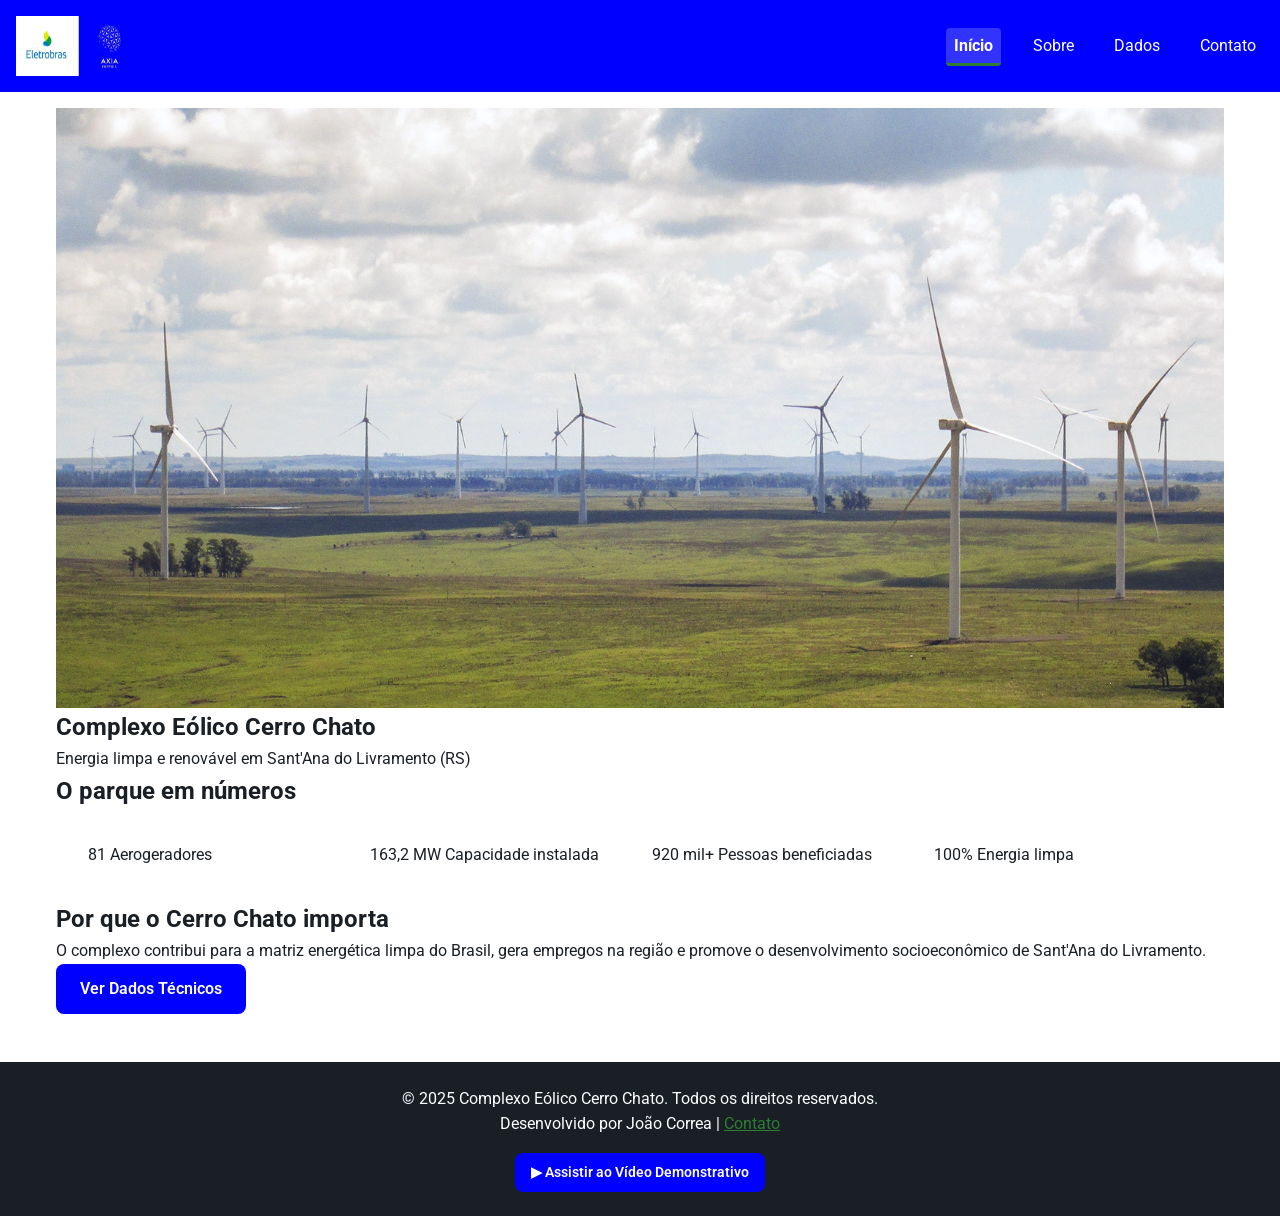
<file: index.html>
<!doctype html>
<html lang="pt-BR">
<head>
    <meta charset="UTF-8">
    <meta name="viewport" content="width=device-width, initial-scale=1.0">
    <title>Complexo Eólico Cerro Chato | Energia Limpa</title>
    <meta name="description" content="Conheça o Complexo Eólico Cerro Chato: 81 aerogeradores, 163,2 MW de capacidade instalada e energia limpa para mais de 920 mil pessoas.">
    <meta name="author" content="João Correa">
    
    <!-- Open Graph -->
    <meta property="og:title" content="Complexo Eólico Cerro Chato">
    <meta property="og:description" content="Energia limpa e renovável em Sant'Ana do Livramento (RS).">
    <meta property="og:url" content="https://joaozinho86.github.io/wdd231/final/index.html">
    <meta property="og:image" content="https://joaozinho86.github.io/wdd231/final/imagens/hero-aerogeradores.webp">
    <meta property="og:image:width" content="1200">
    <meta property="og:image:height" content="630">
    <meta property="og:type" content="website">
    
    <!-- Google Fonts -->
    <link rel="preconnect" href="https://fonts.googleapis.com">
    <link rel="preconnect" href="https://fonts.gstatic.com" crossorigin>
    <link href="https://fonts.googleapis.com/css2?family=Roboto:wght@400;700&display=swap" rel="stylesheet">
    
    <!-- Favicon e CSS -->
    <link rel="icon" href="favicon.ico" type="image/x-icon">
    <link rel="stylesheet" href="estilos/normalize.css">
    <link rel="stylesheet" href="estilos/styles.css">
</head>
<body>
  <header>
    <div class="logo">
      <img src="imagens/cerrochato.webp" alt="Logotipo Complexo Eólico Cerro Chato" width="120" height="60">
    </div>
    <button class="hamburger" aria-label="Abrir menu" aria-expanded="false">☰</button>
    <nav>
      <ul>
        <li><a href="index.html" class="active" aria-current="page">Início</a></li>
        <li><a href="sobre.html">Sobre</a></li>
        <li><a href="dados.html">Dados</a></li>
        <li><a href="contato.html">Contato</a></li>
      </ul>
    </nav>
  </header>

  <main>
    <section class="hero">
      <img src="imagens/complexocerrochato.webp" alt="Aerogeradores do Complexo Eólico Cerro Chato ao pôr do sol" width="1200" height="600" loading="eager">
      <h1>Complexo Eólico Cerro Chato</h1>
      <p>Energia limpa e renovável em Sant'Ana do Livramento (RS)</p>
    </section>

    <section class="numeros">
      <h2>O parque em números</h2>
      <div class="grid-numeros">
        <div class="numero-card">
          <span class="numero">81</span>
          <span class="label">Aerogeradores</span>
        </div>
        <div class="numero-card">
          <span class="numero">163,2 MW</span>
          <span class="label">Capacidade instalada</span>
        </div>
        <div class="numero-card">
          <span class="numero">920 mil+</span>
          <span class="label">Pessoas beneficiadas</span>
        </div>
        <div class="numero-card">
          <span class="numero">100%</span>
          <span class="label">Energia limpa</span>
        </div>
      </div>
    </section>

    <section class="porque-importa">
      <h2>Por que o Cerro Chato importa</h2>
      <p>O complexo contribui para a matriz energética limpa do Brasil, gera empregos na região e promove o desenvolvimento socioeconômico de Sant'Ana do Livramento.</p>
      <a href="dados.html" class="btn-primario">Ver Dados Técnicos</a>
    </section>

    <!-- Modal de detalhes -->
    <dialog id="modal-detalhes">
      <h3>Detalhes do Complexo</h3>
      <p id="modal-conteudo"></p>
      <button id="fechar-modal">Fechar</button>
    </dialog>
  </main>

  <footer>
    <p>&copy; 2025 Complexo Eólico Cerro Chato. Todos os direitos reservados.</p>
    <p>Desenvolvido por João Correa | <a href="contato.html">Contato</a></p>
    <!-- Link do vídeo demonstrativo -->
    <p style="margin-top: 1rem;">
        <a href="https://www.loom.com/share/7a8887811b3e4a88b9f21fd7783cb0ea" target="_blank" rel="noopener" class="btn-primario" style="font-size: 0.9rem; padding: 0.5rem 1rem;">
            ▶ Assistir ao Vídeo Demonstrativo
        </a>
    </p>
  </footer>

  <script src="scripts/main.js" type="module"></script>
</body>
</html>
</file>
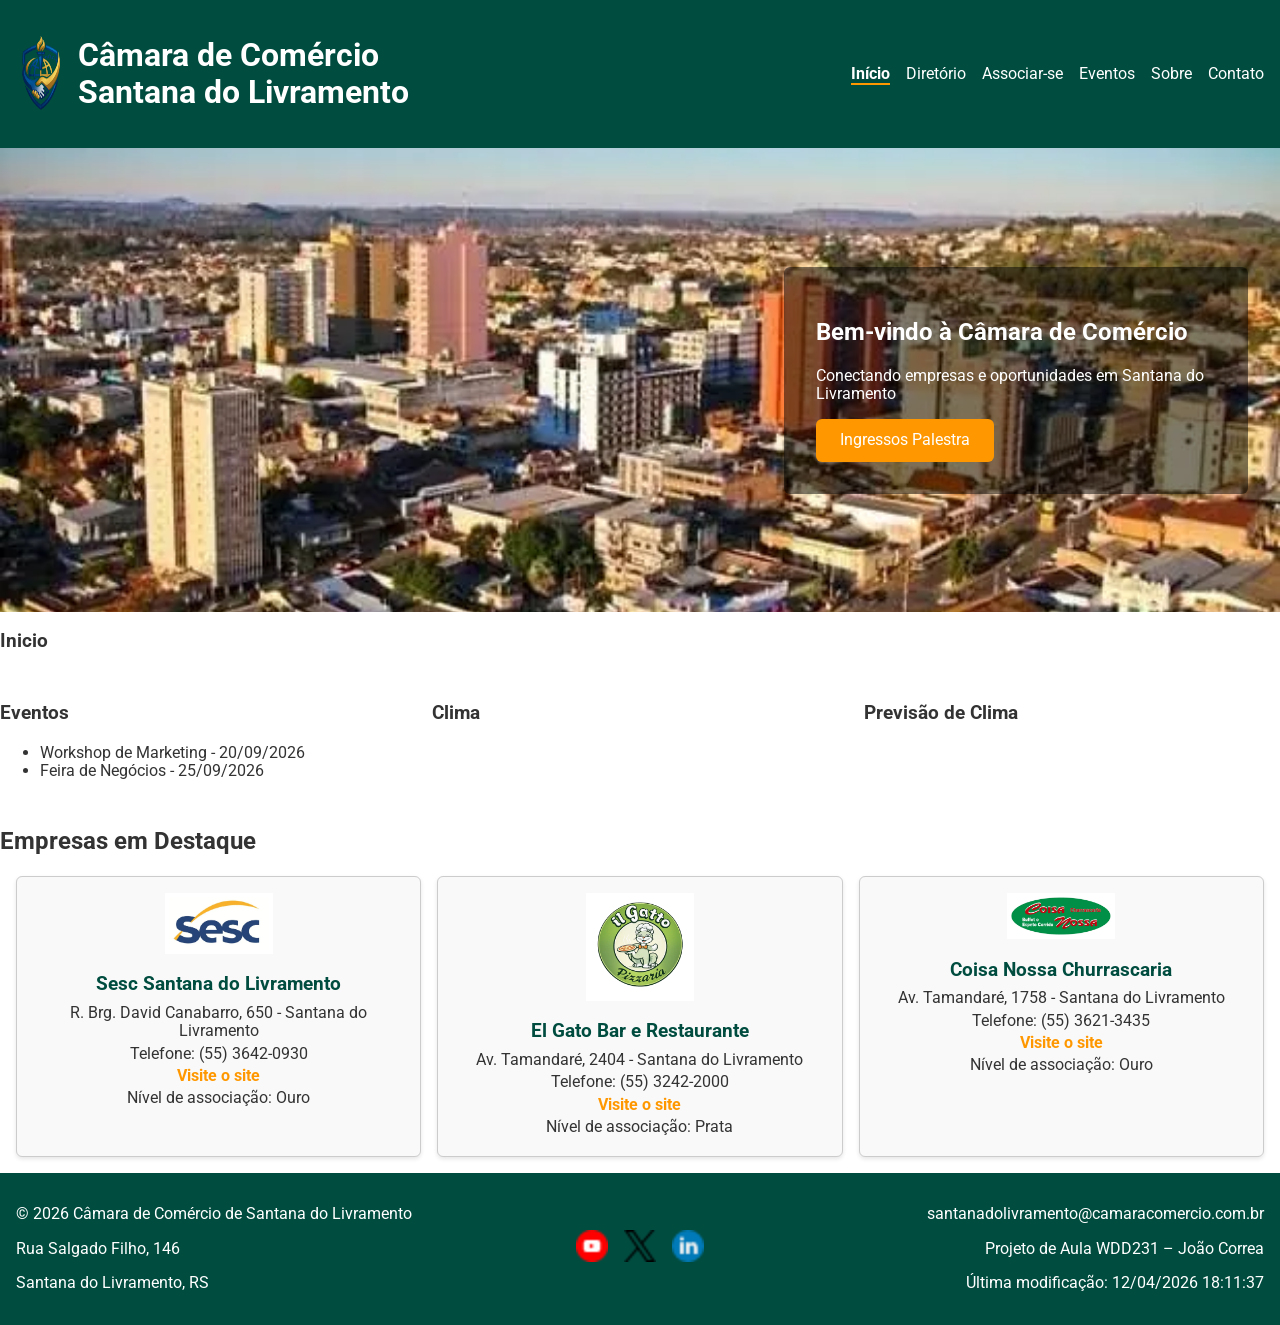
<file: camara/index.html>
<!DOCTYPE html>
<html lang="pt-BR">
<head>
  <meta charset="UTF-8">
  <meta name="viewport" content="width=device-width, initial-scale=1.0">
  <meta name="description" content="Câmara de Comércio de Santana do Livramento - Conectando empresas e oportunidades na região.">
  <meta name="author" content="João Correa">
  
  <meta property="og:title" content="Câmara de Comércio de Santana do Livramento">
  <meta property="og:description" content="Conectando empresas e oportunidades em Santana do Livramento.">
  <meta property="og:image" content="https://joaozinho86.github.io/wdd231/camara/imagens/Livramento.webp">
  <meta property="og:url" content="https://joaozinho86.github.io/wdd231/camara/index.html">
  <meta property="og:type" content="website">

  <title>Câmara de Comércio Santana do Livramento</title>
  
  <link rel="preconnect" href="https://fonts.googleapis.com">
  <link rel="preconnect" href="https://fonts.gstatic.com" crossorigin>
  <link href="https://fonts.googleapis.com/css2?family=Roboto:wght@400;700&display=swap" rel="stylesheet">

  <link rel="stylesheet" href="estilos/normalize.css">
  <link rel="stylesheet" href="estilos/style.css">

  <link rel="icon" type="image/x-icon" href="imagens/favicon.ico">

  <script src="scripts/index.js" defer></script>
</head>
<body>
  <header class="site-header">
    <div class="logo-area">
      <img src="imagens/camaracomercio.webp" alt="Logo Câmara de Comércio" width="80" height="80">
      <h1>Câmara de Comércio<br><span>Santana do Livramento</span></h1>
    </div>

    <!-- CORREÇÃO 1: Botão Hamburger usando as classes exatas do CSS -->
    <button id="hamburgerBtn" class="botao-menu-mobile" aria-label="Abrir menu" aria-expanded="false" aria-controls="navMenu">
      <span class="linha-menu"></span>
      <span class="linha-menu"></span>
      <span class="linha-menu"></span>
    </button>

    <nav id="navMenu" class="main-nav" aria-label="Menu principal">
      <ul class="menu">
        <li><a href="index.html" class="active">Início</a></li>
        <li><a href="diretorio.html">Diretório</a></li>
        <li><a href="associacao.html">Associar-se</a></li>
        <li><a href="eventos.html">Eventos</a></li>
        <li><a href="sobre.html">Sobre</a></li>
        <li><a href="contato.html">Contato</a></li>
      </ul>
    </nav>
  </header>

  <!-- CORREÇÃO 2: Usando as classes "destaque" e "destaque-conteudo" para a imagem de fundo -->
  <section class="destaque">
    <div class="destaque-conteudo">
      <h2>Bem-vindo à Câmara de Comércio</h2>
      <p>Conectando empresas e oportunidades em Santana do Livramento</p>
      <button>Ingressos Palestra</button>
    </div>
  </section>

  <main>

    <section class="empresas-destaque">
      <h3>Inicio</h3>
      <div id="Inicio" class="grid"></div>
    </section>

    <section class="inicio">
      <div class="info-box">
        <h3>Eventos</h3>
        <ul id="eventos"></ul>
      </div>

      <div class="info-box">
        <h3>Clima</h3>
        <div id="clima"></div>
      </div>

      <div class="info-box">
        <h3>Previsão de Clima</h3>
        <div id="previsao"></div>
      </div>
    </section>

    <!-- Seção Empresas em Destaque -->
    <section class="empresas-destaque">
      <h2>Empresas em Destaque</h2>
      
      <!-- A classe grid-view faz os cards ficarem lado a lado -->
      <div id="members" class="grid-view">
        
        <!-- Card 1: Coisa Nossa Churrascaria -->
        <div class="item-do-membro">
          <img src="imagens/coisanossa.webp" alt="Logo Coisa Nossa Churrascaria" width="100" height="100">
          <h3>Coisa Nossa Churrascaria</h3>
          <p>Buffet e Espeto Corrido</p>
          <p>Av. Taman... - Santana do Livramento</p>
          <p>Telefone: (55) 3621-3435</p>
          <a href="#">Site</a>
          <p><strong>Nível de associação:</strong> Ouro</p>
        </div>

        <!-- Card 2: il Gatto Pizzaria -->
        <div class="item-do-membro">
          <img src="imagens/ilgato.webp" alt="Logo il Gatto Pizzaria" width="100" height="100">
          <h3>il Gatto Pizzaria</h3>
          <p>Pizzaria</p>
          <p>Endereço aqui</p>
          <p>Telefone: (55) 0000-0000</p>
          <a href="#">Site</a>
          <p><strong>Nível de associação:</strong> Prata</p>
        </div>

        <!-- Card 3: Supermercados Nicolini -->
        <div class="item-do-membro">
          <img src="imagens/nicolini.webp" alt="Logo Supermercados Nicolini" width="100" height="100">
          <h3>Supermercados Nicolini</h3>
          <p>Supermercado</p>
          <p>Av. Taman... - Santana do Livramento</p>
          <p>Telefone: (55) 3965-0052</p>
          <a href="#">Site</a>
          <p><strong>Nível de associação:</strong> Ouro</p>
        </div>

      </div>
    </section>
  </main>

  <footer>
    <!-- CORREÇÃO 3: Usando as classes "rodape-esquerda", "rodape-social" e "rodape-direita" -->
    <div class="rodape-esquerda">
      <p>© <span id="year"></span> Câmara de Comércio de Santana do Livramento</p>
      <p>Rua Salgado Filho, 146</p>
      <p>Santana do Livramento, RS</p>
    </div>

    <div class="rodape-social">
      <a href="https://youtube.com" target="_blank">
        <img src="imagens/youtube.png" alt="YouTube" width="32" height="32">
      </a>
      <a href="https://x.com" target="_blank">
        <img src="imagens/twitter.png" alt="X" width="32" height="32">
      </a>
      <a href="https://linkedin.com" target="_blank">
        <img src="imagens/linkedin.png" alt="LinkedIn" width="32" height="32">
      </a>
    </div>

    <div class="rodape-direita">
      <p>santanadolivramento@camaracomercio.com.br</p>
      <p>Projeto de Aula WDD231 – João Correa</p>
      <p>Última modificação: <span id="lastModified"></span></p>
    </div>
  </footer>

</body>
</html>
</file>
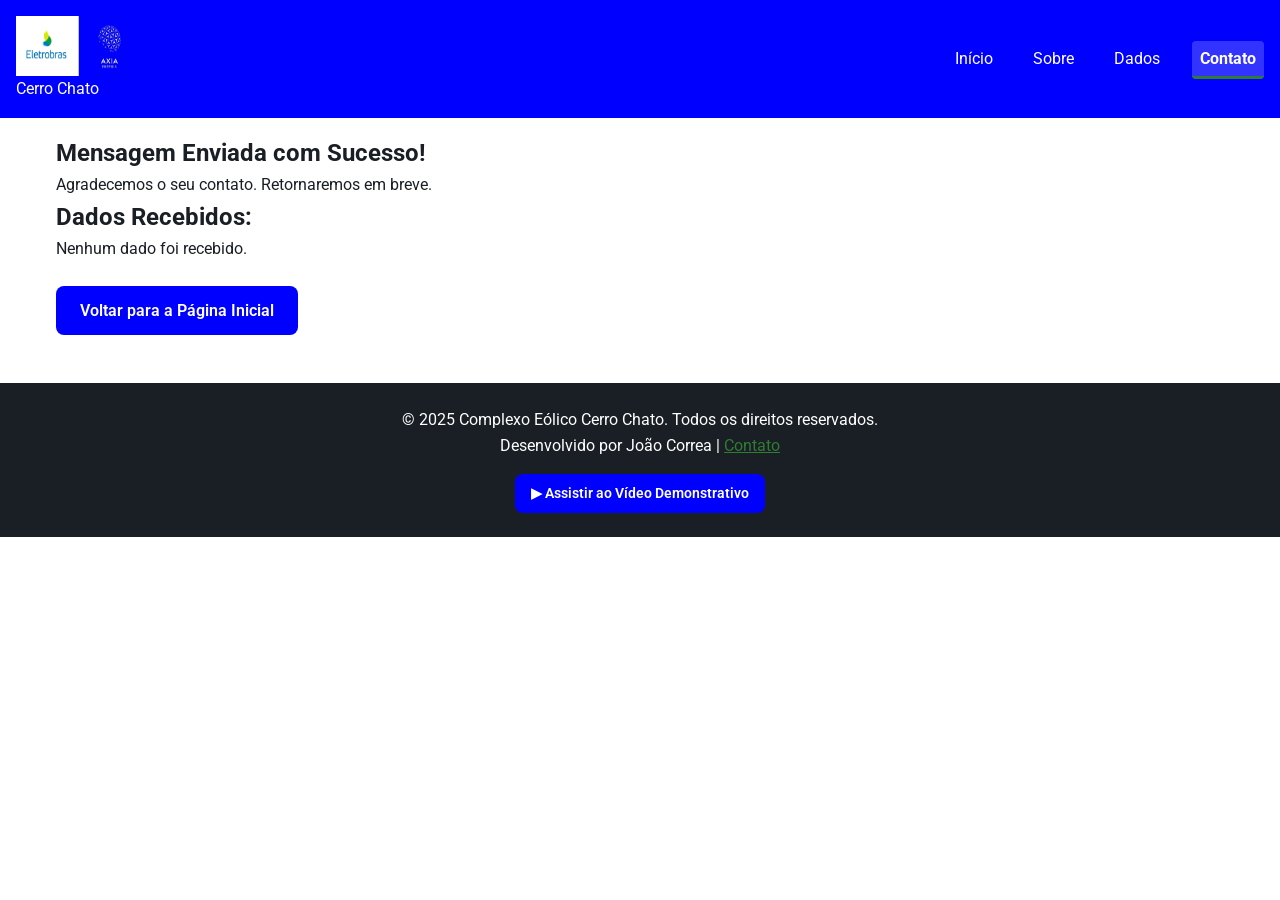
<file: confirmacao.html>
<!DOCTYPE html>
<html lang="pt-BR">
<head>
    <meta charset="UTF-8">
    <meta name="viewport" content="width=device-width, initial-scale=1.0">
    <title>Confirmação | Complexo Eólico Cerro Chato</title>
    <meta name="description" content="Confirmação de envio de mensagem para o Complexo Eólico Cerro Chato.">
    <meta name="author" content="João Correa">
    
    <!-- Open Graph -->
    <meta property="og:title" content="Confirmação | Complexo Eólico Cerro Chato">
    <meta property="og:description" content="Sua mensagem foi enviada com sucesso para o Complexo Eólico Cerro Chato! Agradecemos o seu contato e retornaremos o mais breve possível.">
    <meta property="og:url" content="https://joaozinho86.github.io/wdd231/final/confirmacao.html">
    <meta property="og:image" content="https://joaozinho86.github.io/wdd231/final/imagens/hero-aerogeradores.webp">
    <meta property="og:image:width" content="1200">
    <meta property="og:image:height" content="630">
    <meta property="og:type" content="website">
    
    <!-- Google Fonts -->
    <link rel="preconnect" href="https://fonts.googleapis.com">
    <link rel="preconnect" href="https://fonts.gstatic.com" crossorigin>
    <link href="https://fonts.googleapis.com/css2?family=Roboto:wght@400;700&display=swap" rel="stylesheet">
    
    <!-- Favicon e CSS -->
    <link rel="icon" href="favicon.ico" type="image/x-icon">
    <link rel="stylesheet" href="estilos/normalize.css">
    <link rel="stylesheet" href="estilos/styles.css">
</head>
<body>
    <!-- Cabeçalho e Navegação -->
    <header>
        <div class="logo">
            <img src="imagens/cerrochato.webp" alt="Logotipo Complexo Eólico Cerro Chato" width="120" height="60">
            <span>Cerro Chato</span>
        </div>
        <button class="hamburger" aria-label="Abrir menu" aria-expanded="false">☰</button>
        <nav>
            <ul>
                <li><a href="index.html">Início</a></li>
                <li><a href="sobre.html">Sobre</a></li>
                <li><a href="dados.html">Dados</a></li>
                <!-- Marcamos 'Contato' como ativo, pois esta é a página de ação do formulário de contato -->
                <li><a href="contato.html" class="active" aria-current="page">Contato</a></li>
            </ul>
        </nav>
    </header>

    <!-- Conteúdo Principal -->
    <main>
        <section class="hero">
            <h1>Mensagem Enviada com Sucesso!</h1>
            <p>Agradecemos o seu contato. Retornaremos em breve.</p>
        </section>

        <section class="resultado-formulario">
            <h2>Dados Recebidos:</h2>
            <div id="dados-formulario" class="dados-recebidos">
                <!-- Os dados do formulário serão inseridos aqui via JavaScript -->
            </div>
            <a href="index.html" class="btn-primario" style="margin-top: 1.5rem; display: inline-block;">Voltar para a Página Inicial</a>
        </section>
    </main>

    <!-- Rodapé -->
    <footer>
    <p>&copy; 2025 Complexo Eólico Cerro Chato. Todos os direitos reservados.</p>
    <p>Desenvolvido por João Correa | <a href="contato.html">Contato</a></p>
    <!-- Link do vídeo demonstrativo -->
    <p style="margin-top: 1rem;">
        <a href="https://www.loom.com/share/7a8887811b3e4a88b9f21fd7783cb0ea" target="_blank" rel="noopener" class="btn-primario" style="font-size: 0.9rem; padding: 0.5rem 1rem;">
            ▶ Assistir ao Vídeo Demonstrativo
        </a>
    </p>
  </footer>

    <!-- Scripts -->
    <script src="scripts/main.js" type="module"></script>

    <!-- Script específico para exibir os dados do formulário -->
    <script>
        const params = new URLSearchParams(window.location.search);
        const container = document.querySelector('#dados-formulario');
        
        if (params.toString()) {
            let html = '<ul>';
            for (const [key, value] of params) {
                // Capitaliza a primeira letra do nome do campo para ficar mais bonito
                const label = key.charAt(0).toUpperCase() + key.slice(1);
                html += `<li><strong>${label}:</strong> ${value}</li>`;
            }
            html += '</ul>';
            container.innerHTML = html;
        } else {
            container.innerHTML = '<p>Nenhum dado foi recebido.</p>';
        }
    </script>
</body>
</html>
</file>
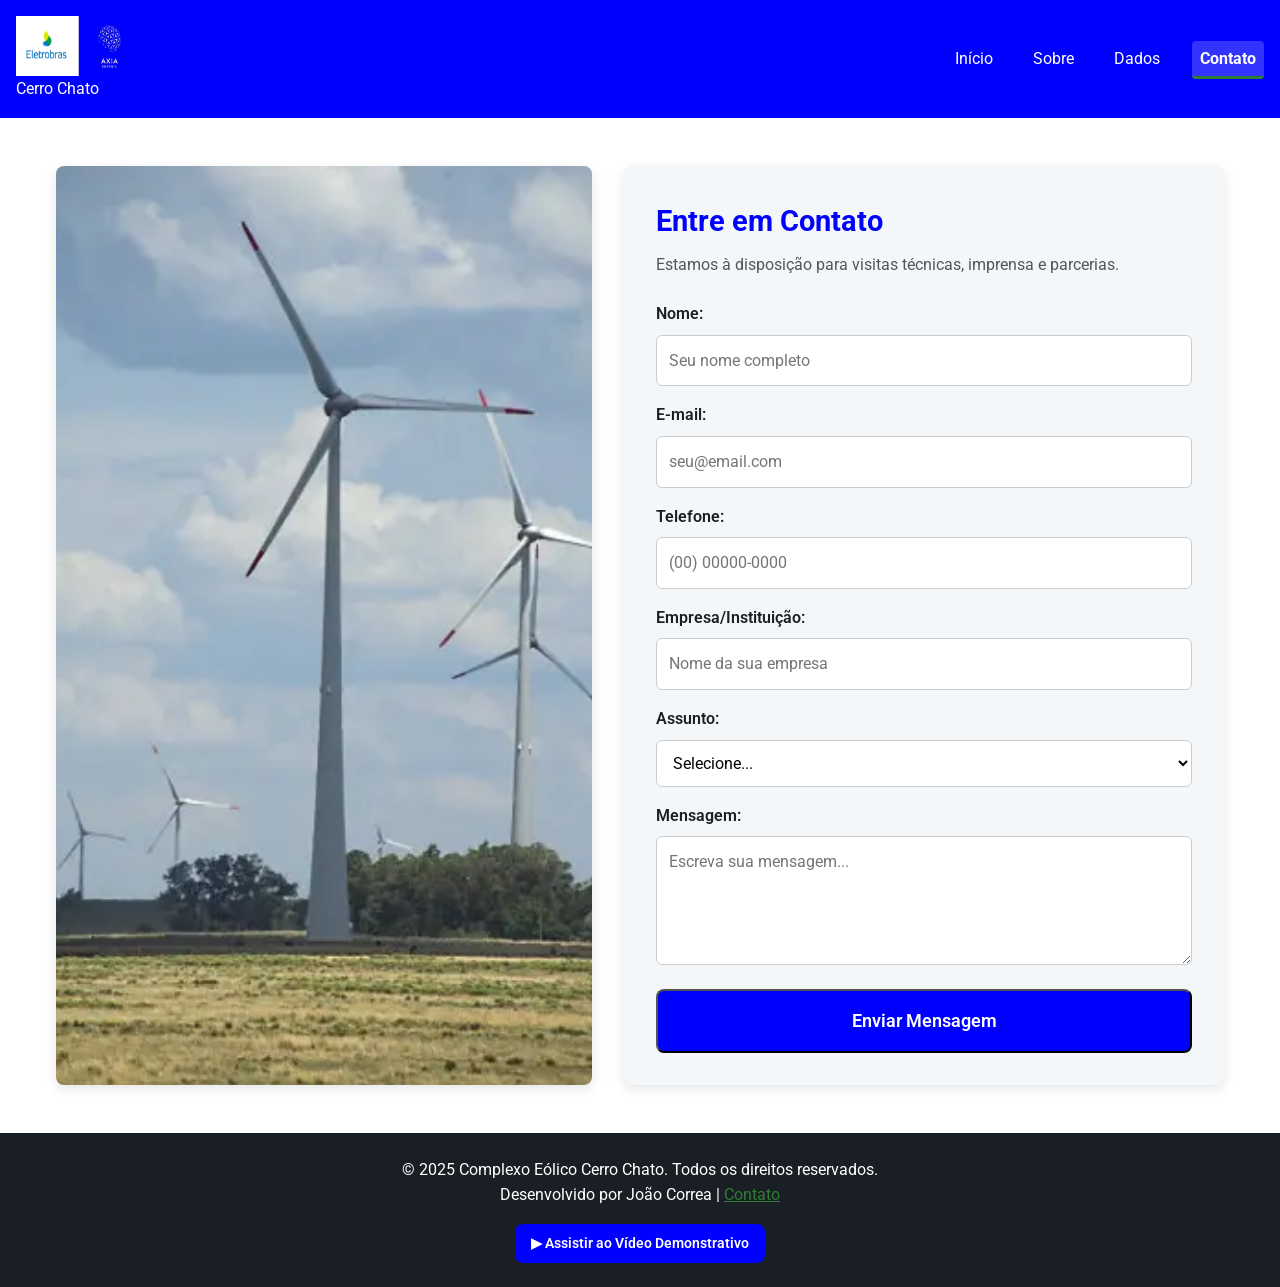
<file: contato.html>
<!DOCTYPE html>
<html lang="pt-BR">
<head>
    <meta charset="UTF-8">
    <meta name="viewport" content="width=device-width, initial-scale=1.0">
    <title>Contato | Complexo Eólico Cerro Chato</title>
    <meta name="description" content="Entre em contato com o Complexo Eólico Cerro Chato para agendar visitas técnicas, parcerias ou imprensa.">
    <meta name="author" content="João Correa">
    
    <!-- Open Graph -->
    <meta property="og:title" content="Contato | Complexo Eólico Cerro Chato">
    <meta property="og:description" content="Deseja agendar uma visita, falar com a imprensa ou propor uma parceria? Entre em contato com o Complexo Eólico Cerro Chato e teremos prazer em atender você.">
    <meta property="og:url" content="https://joaozinho86.github.io/wdd231/final/contato.html">
    <meta property="og:image" content="https://joaozinho86.github.io/wdd231/final/imagens/hero-aerogeradores.webp">
    <meta property="og:image:width" content="1200">
    <meta property="og:image:height" content="630">
    <meta property="og:type" content="website">
    
    <!-- Google Fonts -->
    <link rel="preconnect" href="https://fonts.googleapis.com">
    <link rel="preconnect" href="https://fonts.gstatic.com" crossorigin>
    <link href="https://fonts.googleapis.com/css2?family=Roboto:wght@400;700&display=swap" rel="stylesheet">
    
    <!-- Favicon e CSS -->
    <link rel="icon" href="favicon.ico" type="image/x-icon">
    <link rel="stylesheet" href="estilos/normalize.css">
    <link rel="stylesheet" href="estilos/styles.css">
</head>
<body>
    <!-- Cabeçalho e Navegação -->
    <header>
        <div class="logo">
            <img src="imagens/cerrochato.webp" alt="Logotipo Complexo Eólico Cerro Chato" width="120" height="60">
            <span>Cerro Chato</span>
        </div>
        <button class="hamburger" aria-label="Abrir menu" aria-expanded="false">☰</button>
        <nav>
            <ul>
                <li><a href="index.html">Início</a></li>
                <li><a href="sobre.html">Sobre</a></li>
                <li><a href="dados.html">Dados</a></li>
                <li><a href="contato.html" class="active" aria-current="page">Contato</a></li>
            </ul>
        </nav>
    </header>

    <!-- Conteúdo Principal -->
    <main>
        <section class="contato-container">
            <!-- Coluna da Esquerda: Imagem -->
            <div class="imagem-coluna">
                <!-- ATENÇÃO: Você precisará salvar uma imagem vertical de uma torre eólica com este nome na pasta 'imagens' -->
                <img src="imagens/cerrochatotorre.webp" alt="Torre de aerogerador do Complexo Eólico Cerro Chato" loading="lazy">
            </div>

            <!-- Coluna da Direita: Formulário -->
            <div class="formulario-coluna">
                <h1>Entre em Contato</h1>
                <p>Estamos à disposição para visitas técnicas, imprensa e parcerias.</p>
                
                <form action="confirmacao.html" method="get">
                    <label for="nome">Nome:</label>
                    <input type="text" id="nome" name="nome" required placeholder="Seu nome completo">
                    
                    <label for="email">E-mail:</label>
                    <input type="email" id="email" name="email" required placeholder="seu@email.com">
                    
                    <label for="telefone">Telefone:</label>
                    <input type="tel" id="telefone" name="telefone" placeholder="(00) 00000-0000">
                    
                    <label for="empresa">Empresa/Instituição:</label>
                    <input type="text" id="empresa" name="empresa" placeholder="Nome da sua empresa">
                    
                    <label for="assunto">Assunto:</label>
                    <select id="assunto" name="assunto" required>
                        <option value="">Selecione...</option>
                        <option value="visita">Visita técnica</option>
                        <option value="imprensa">Imprensa</option>
                        <option value="parceria">Parceria</option>
                        <option value="outro">Outro</option>
                    </select>
                    
                    <label for="mensagem">Mensagem:</label>
                    <textarea id="mensagem" name="mensagem" required rows="4" placeholder="Escreva sua mensagem..."></textarea>
                    
                    <button type="submit" class="btn-primario">Enviar Mensagem</button>
                </form>
            </div>
        </section>
    </main>

    <!-- Rodapé -->
    <footer>
    <p>&copy; 2025 Complexo Eólico Cerro Chato. Todos os direitos reservados.</p>
    <p>Desenvolvido por João Correa | <a href="contato.html">Contato</a></p>
    <!-- Link do vídeo demonstrativo -->
    <p style="margin-top: 1rem;">
        <a href="https://www.loom.com/share/7a8887811b3e4a88b9f21fd7783cb0ea" target="_blank" rel="noopener" class="btn-primario" style="font-size: 0.9rem; padding: 0.5rem 1rem;">
            ▶ Assistir ao Vídeo Demonstrativo
        </a>
    </p>
  </footer>

    <!-- Scripts -->
    <script src="scripts/main.js" type="module"></script>
</body>
</html>
</file>
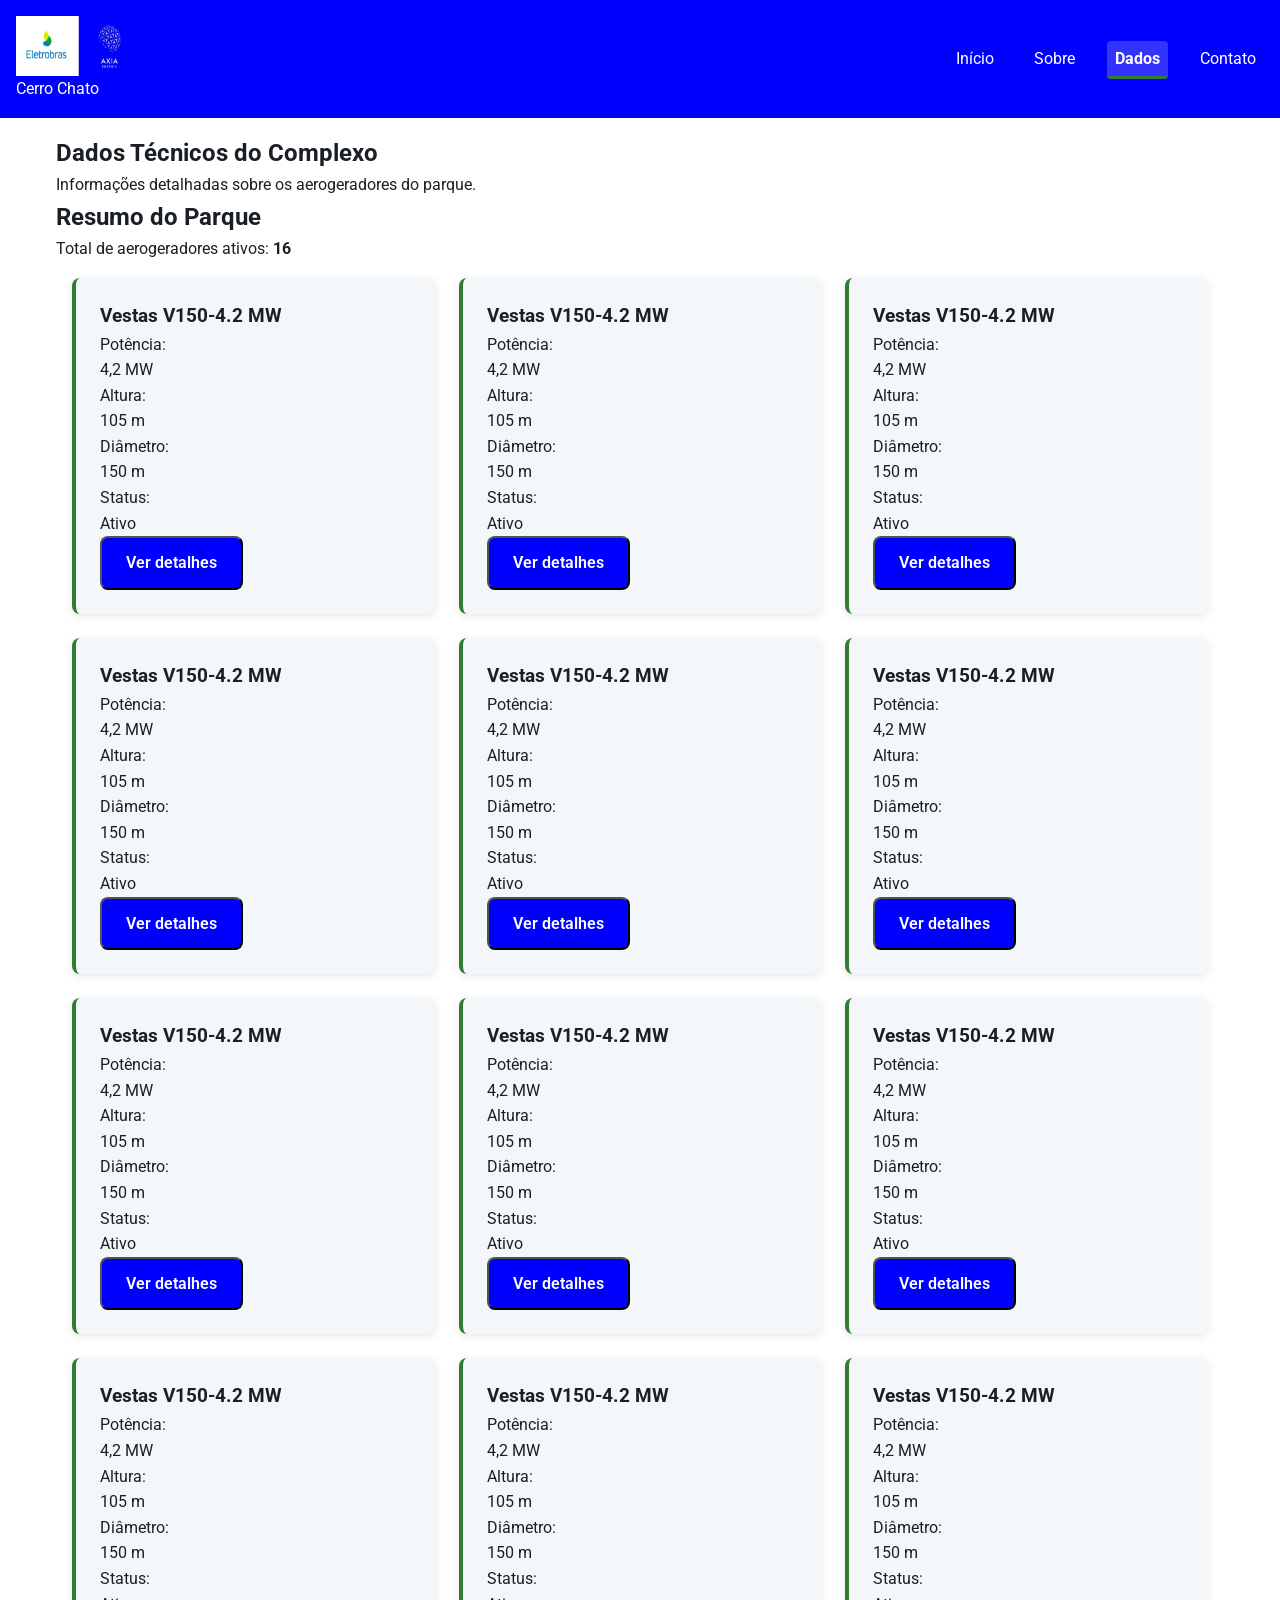
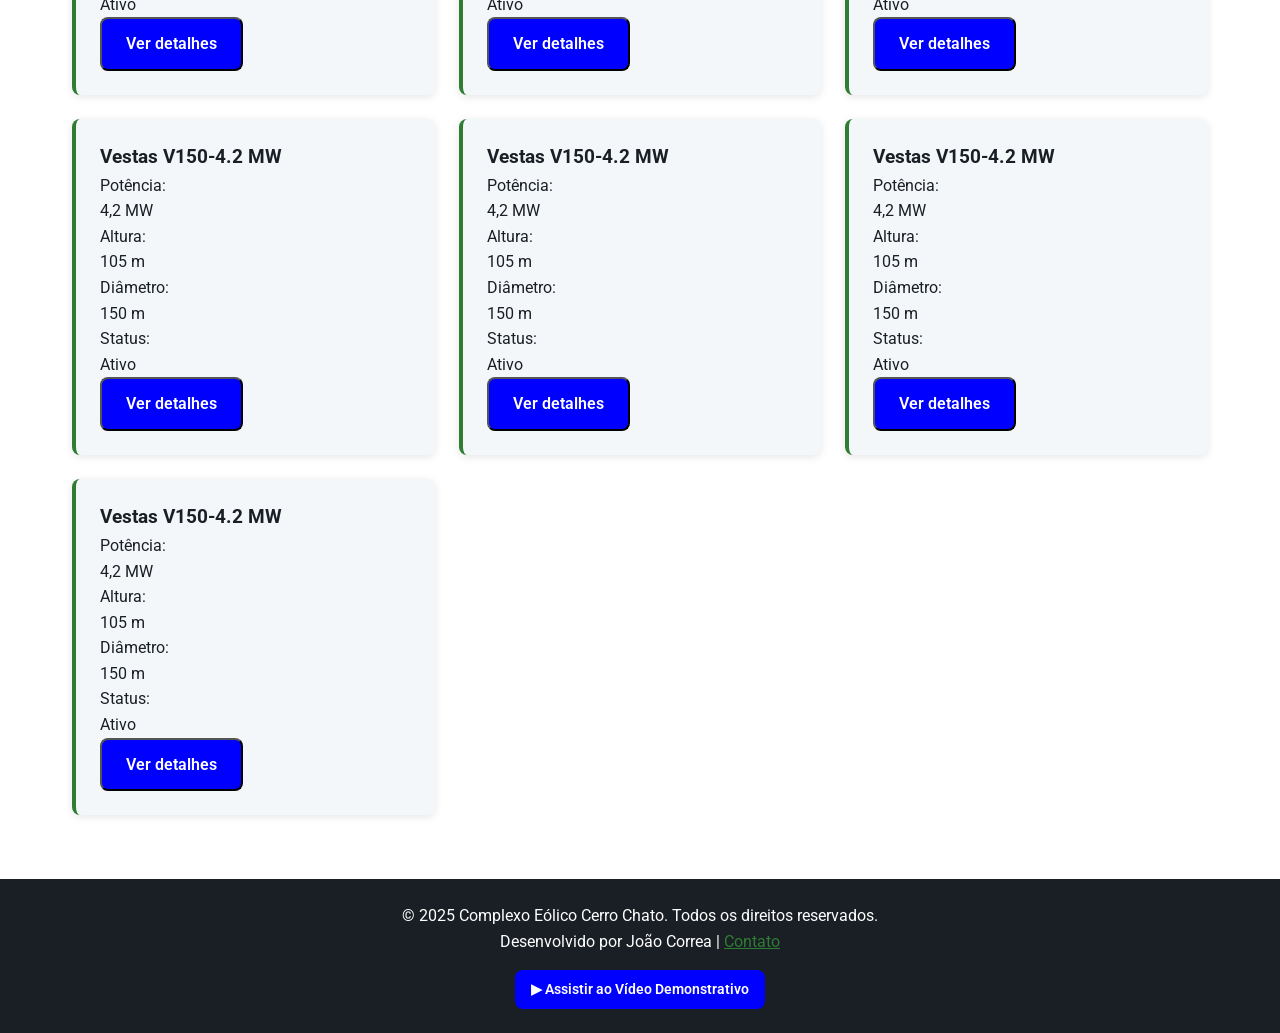
<file: dados.html>
<!DOCTYPE html>
<html lang="pt-BR">
<head>
    <meta charset="UTF-8">
    <meta name="viewport" content="width=device-width, initial-scale=1.0">
    <title>Dados Técnicos | Complexo Eólico Cerro Chato</title>
    <meta name="description" content="Dados técnicos do Complexo Eólico Cerro Chato: capacidade instalada, número de aerogeradores, potência e muito mais.">
    <meta name="author" content="João Correa">
    
    <!-- Open Graph -->
    <meta property="og:title" content="Dados Técnicos | Complexo Eólico Cerro Chato">
    <meta property="og:description" content="Acesse os dados atualizados dos aerogeradores do parque eólico.">
    <meta property="og:url" content="https://joaozinho86.github.io/wdd231/final/dados.html">
    <meta property="og:image" content="https://joaozinho86.github.io/wdd231/final/imagens/hero-aerogeradores.webp">
    <meta property="og:image:width" content="1200">
    <meta property="og:image:height" content="630">
    <meta property="og:type" content="website">
    
    <!-- Google Fonts -->
    <link rel="preconnect" href="https://fonts.googleapis.com">
    <link rel="preconnect" href="https://fonts.gstatic.com" crossorigin>
    <link href="https://fonts.googleapis.com/css2?family=Roboto:wght@400;700&display=swap" rel="stylesheet">
    
    <!-- Favicon e CSS -->
    <link rel="icon" href="favicon.ico" type="image/x-icon">
    <link rel="stylesheet" href="estilos/normalize.css">
    <link rel="stylesheet" href="estilos/styles.css">
</head>
<body>
    <!-- Cabeçalho e Navegação -->
    <header>
        <div class="logo">
            <img src="imagens/cerrochato.webp" alt="Logotipo Complexo Eólico Cerro Chato" width="120" height="60">
            <span>Cerro Chato</span>
        </div>
        <button class="hamburger" aria-label="Abrir menu" aria-expanded="false">☰</button>
        <nav>
            <ul>
                <li><a href="index.html">Início</a></li>
                <li><a href="sobre.html">Sobre</a></li>
                <li><a href="dados.html" class="active" aria-current="page">Dados</a></li>
                <li><a href="contato.html">Contato</a></li>
            </ul>
        </nav>
    </header>

    <!-- Conteúdo Principal -->
    <main>
        <section class="hero">
            <h1>Dados Técnicos do Complexo</h1>
            <p>Informações detalhadas sobre os aerogeradores do parque.</p>
        </section>

        <section class="estatisticas">
            <h2>Resumo do Parque</h2>
            <p>Total de aerogeradores ativos: <strong id="total-ativos">Carregando...</strong></p>
        </section>

        <!-- Contêiner onde o JavaScript vai inserir os cards dinamicamente -->
        <section id="lista-aerogeradores">
            <!-- Os cards dos aerogeradores serão inseridos aqui pelo JavaScript -->
            <p>Carregando dados dos aerogeradores...</p>
        </section>

        <!-- Modal para detalhes -->
        <dialog id="modal-detalhes">
            <h3>Detalhes do Aerogerador</h3>
            <p id="modal-conteudo"></p>
            <button id="fechar-modal" class="btn-primario">Fechar</button>
        </dialog>
    </main>

    <!-- Rodapé -->
    <footer>
    <p>&copy; 2025 Complexo Eólico Cerro Chato. Todos os direitos reservados.</p>
    <p>Desenvolvido por João Correa | <a href="contato.html">Contato</a></p>
    <!-- Link do vídeo demonstrativo -->
    <p style="margin-top: 1rem;">
        <a href="https://www.loom.com/share/7a8887811b3e4a88b9f21fd7783cb0ea" target="_blank" rel="noopener" class="btn-primario" style="font-size: 0.9rem; padding: 0.5rem 1rem;">
            ▶ Assistir ao Vídeo Demonstrativo
        </a>
    </p>
  </footer>

    <!-- Scripts -->
    <script src="scripts/main.js" type="module"></script>
</body>
</html>
</file>
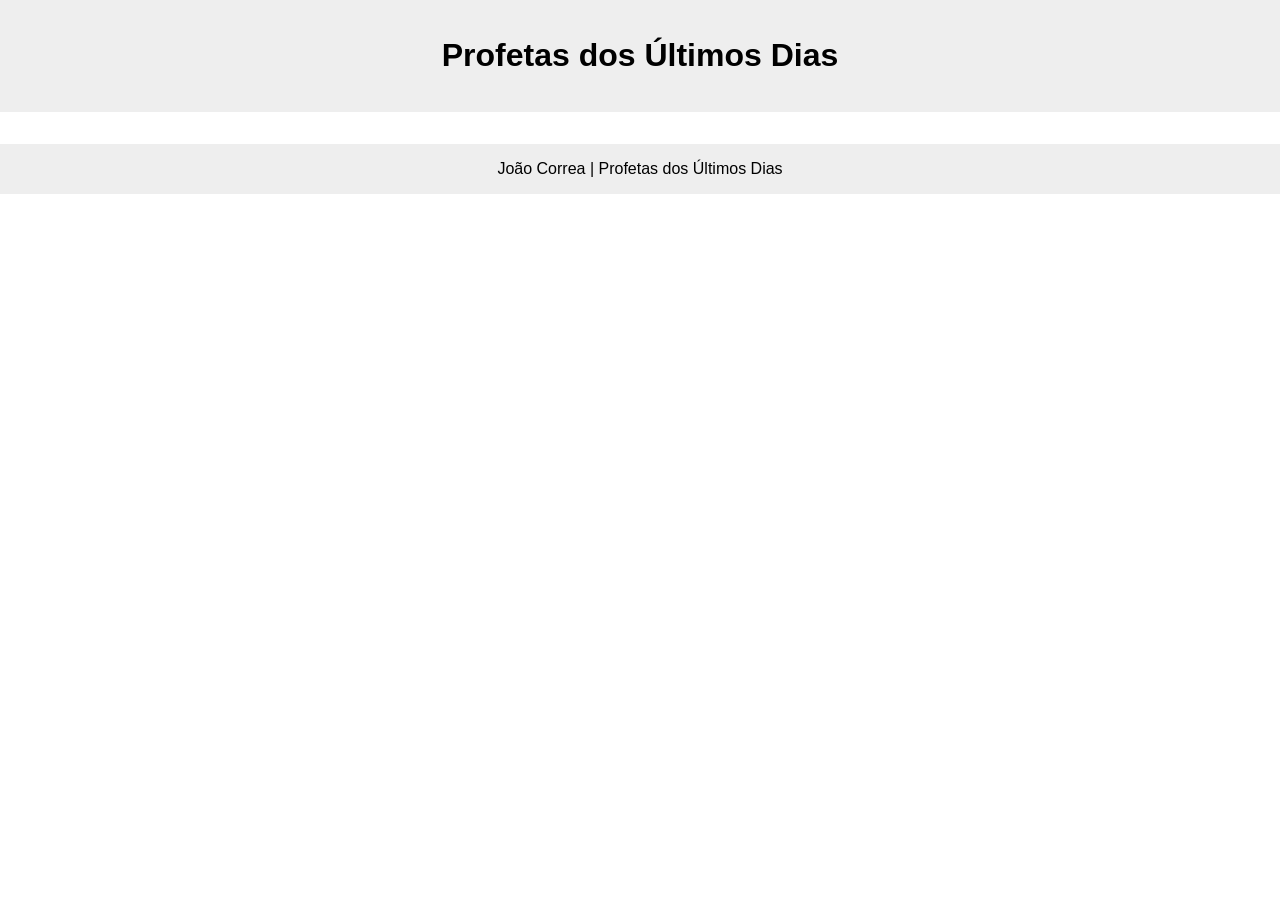
<file: profetas.html>
<!DOCTYPE html>
<html lang="pt-BR">
<head>
  <meta charset="UTF-8">
  <meta name="viewport" content="width=device-width, initial-scale=1.0">
  <title>Profetas dos Últimos Dias</title>
  <link rel="stylesheet" href="estilos/profetas.css">
  <script src="scripts/profetas.js" defer></script>
</head>
<body>
  <header>
    <h1>Profetas dos Últimos Dias</h1>
  </header>
  <main>
    <div id="cartoes"></div>
  </main>
  <footer>
    João Correa | Profetas dos Últimos Dias
  </footer>
</body>
</html>
</file>
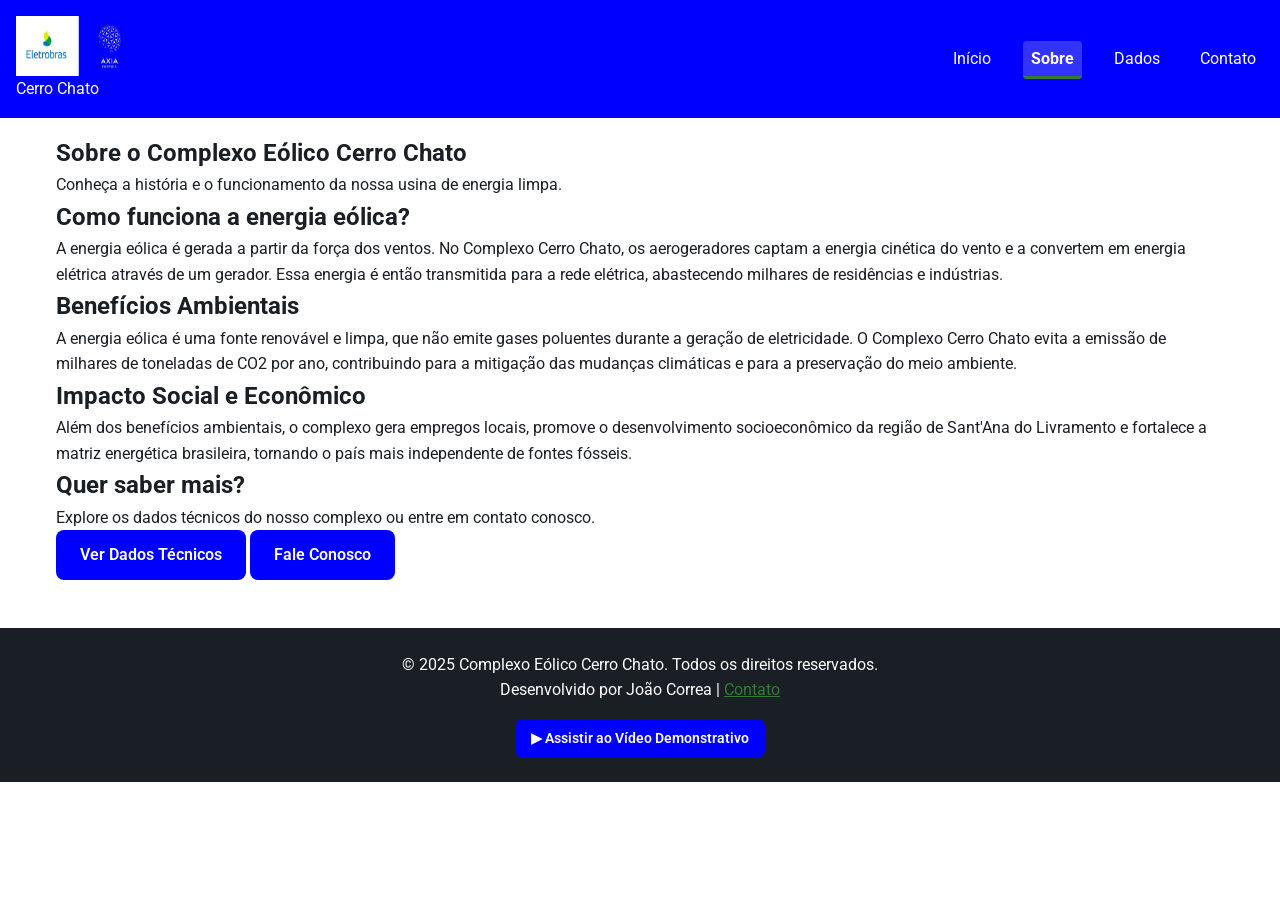
<file: sobre.html>
<!DOCTYPE html>
<html lang="pt-BR">
<head>
    <meta charset="UTF-8">
    <meta name="viewport" content="width=device-width, initial-scale=1.0">
    <title>Sobre | Complexo Eólico Cerro Chato</title>
    <meta name="description" content="Saiba como funciona o Complexo Eólico Cerro Chato e como a energia dos ventos é convertida em eletricidade limpa.">
    <meta name="author" content="João Correa">
    
    <!-- Open Graph -->
    <meta property="og:title" content="Sobre o Complexo Eólico Cerro Chato">
    <meta property="og:description" content="Entenda o funcionamento e os benefícios ambientais do parque eólico.">
    <meta property="og:url" content="https://joaozinho86.github.io/wdd231/final/sobre.html">
    <meta property="og:image" content="https://joaozinho86.github.io/wdd231/final/imagens/hero-aerogeradores.webp">
    <meta property="og:image:width" content="1200">
    <meta property="og:image:height" content="630">
    <meta property="og:type" content="website">
    
    <!-- Google Fonts -->
    <link rel="preconnect" href="https://fonts.googleapis.com">
    <link rel="preconnect" href="https://fonts.gstatic.com" crossorigin>
    <link href="https://fonts.googleapis.com/css2?family=Roboto:wght@400;700&display=swap" rel="stylesheet">
    
    <!-- Favicon e CSS -->
    <link rel="icon" href="favicon.ico" type="image/x-icon">
    <link rel="stylesheet" href="estilos/normalize.css">
    <link rel="stylesheet" href="estilos/styles.css">
</head>
<body>
    <!-- Cabeçalho e Navegação -->
    <header>
        <div class="logo">
            <img src="imagens/cerrochato.webp" alt="Logotipo Complexo Eólico Cerro Chato" width="120" height="60">
            <span>Cerro Chato</span>
        </div>
        <button class="hamburger" aria-label="Abrir menu" aria-expanded="false">☰</button>
        <nav>
            <ul>
                <li><a href="index.html">Início</a></li>
                <li><a href="sobre.html" class="active" aria-current="page">Sobre</a></li>
                <li><a href="dados.html">Dados</a></li>
                <li><a href="contato.html">Contato</a></li>
            </ul>
        </nav>
    </header>

    <!-- Conteúdo Principal -->
    <main>
        <section class="hero">
            <h1>Sobre o Complexo Eólico Cerro Chato</h1>
            <p>Conheça a história e o funcionamento da nossa usina de energia limpa.</p>
        </section>

        <section class="conteudo-sobre">
            <h2>Como funciona a energia eólica?</h2>
            <p>A energia eólica é gerada a partir da força dos ventos. No Complexo Cerro Chato, os aerogeradores captam a energia cinética do vento e a convertem em energia elétrica através de um gerador. Essa energia é então transmitida para a rede elétrica, abastecendo milhares de residências e indústrias.</p>
            
            <h2>Benefícios Ambientais</h2>
            <p>A energia eólica é uma fonte renovável e limpa, que não emite gases poluentes durante a geração de eletricidade. O Complexo Cerro Chato evita a emissão de milhares de toneladas de CO2 por ano, contribuindo para a mitigação das mudanças climáticas e para a preservação do meio ambiente.</p>
            
            <h2>Impacto Social e Econômico</h2>
            <p>Além dos benefícios ambientais, o complexo gera empregos locais, promove o desenvolvimento socioeconômico da região de Sant'Ana do Livramento e fortalece a matriz energética brasileira, tornando o país mais independente de fontes fósseis.</p>
        </section>

        <!-- Chamada para ação -->
        <section class="cta">
            <h2>Quer saber mais?</h2>
            <p>Explore os dados técnicos do nosso complexo ou entre em contato conosco.</p>
            <a href="dados.html" class="btn-primario">Ver Dados Técnicos</a>
            <a href="contato.html" class="btn-primario">Fale Conosco</a>
        </section>
    </main>

    <!-- Rodapé -->
    <footer>
    <p>&copy; 2025 Complexo Eólico Cerro Chato. Todos os direitos reservados.</p>
    <p>Desenvolvido por João Correa | <a href="contato.html">Contato</a></p>
    <!-- Link do vídeo demonstrativo -->
    <p style="margin-top: 1rem;">
        <a href="https://www.loom.com/share/7a8887811b3e4a88b9f21fd7783cb0ea" target="_blank" rel="noopener" class="btn-primario" style="font-size: 0.9rem; padding: 0.5rem 1rem;">
            ▶ Assistir ao Vídeo Demonstrativo
        </a>
    </p>
  </footer>

    <!-- Scripts -->
    <script src="scripts/main.js" type="module"></script>
</body>
</html>
</file>
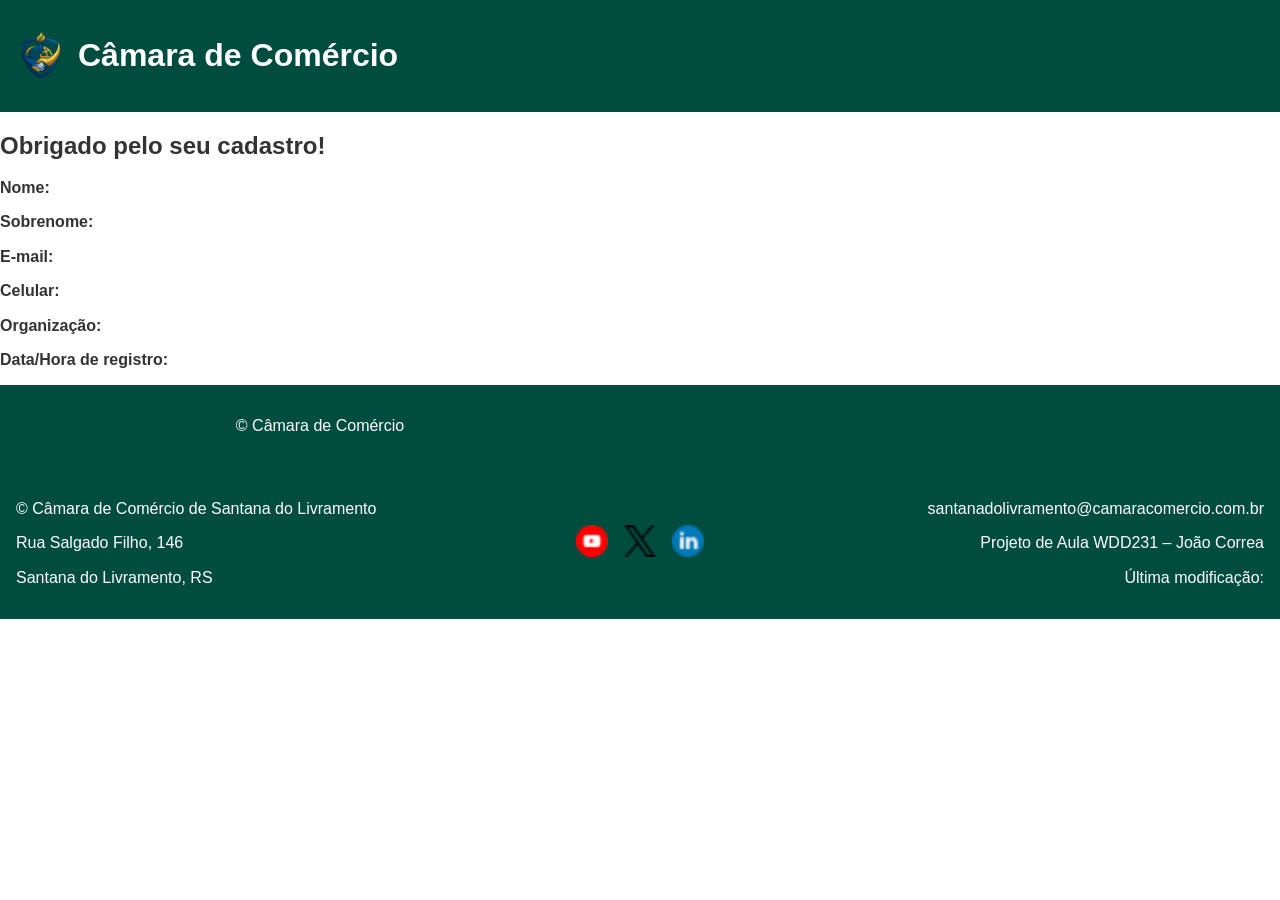
<file: camara/agradecimento.html>
<!DOCTYPE html>
<html lang="pt-BR">
<head>
  <meta charset="UTF-8">
  <title>Agradecimento - Câmara de Comércio</title>
  <link rel="stylesheet" href="estilos/normalize.css">
  <link rel="stylesheet" href="estilos/style.css">
</head>
<body>
  <header class="site-header">
    <div class="logo-area">
      <img src="imagens/camaracomercio.webp" alt="Logo Câmara de Comércio">
      <h1>Câmara de Comércio</h1>
    </div>
  </header>

  <main>
    <h2>Obrigado pelo seu cadastro!</h2>
    <p><strong>Nome:</strong> <span id="nome"></span></p>
    <p><strong>Sobrenome:</strong> <span id="sobrenome"></span></p>
    <p><strong>E-mail:</strong> <span id="email"></span></p>
    <p><strong>Celular:</strong> <span id="celular"></span></p>
    <p><strong>Organização:</strong> <span id="organizacao"></span></p>
    <p><strong>Data/Hora de registro:</strong> <span id="registro"></span></p>
  </main>

  <footer>
    <p>© Câmara de Comércio</p>
  </footer>

  <script>
    const params = new URLSearchParams(window.location.search);
    document.getElementById("nome").textContent = params.get("nome");
    document.getElementById("sobrenome").textContent = params.get("sobrenome");
    document.getElementById("email").textContent = params.get("email");
    document.getElementById("celular").textContent = params.get("celular");
    document.getElementById("organizacao").textContent = params.get("organizacao");
    document.getElementById("registro").textContent = params.get("registro");
  </script>

  <footer>
    <!-- CORREÇÃO 3: Usando as classes "rodape-esquerda", "rodape-social" e "rodape-direita" -->
    <div class="rodape-esquerda">
      <p>© <span id="year"></span> Câmara de Comércio de Santana do Livramento</p>
      <p>Rua Salgado Filho, 146</p>
      <p>Santana do Livramento, RS</p>
    </div>

    <div class="rodape-social">
      <a href="https://youtube.com" target="_blank">
        <img src="imagens/youtube.png" alt="YouTube" width="32" height="32">
      </a>
      <a href="https://x.com" target="_blank">
        <img src="imagens/twitter.png" alt="X" width="32" height="32">
      </a>
      <a href="https://linkedin.com" target="_blank">
        <img src="imagens/linkedin.png" alt="LinkedIn" width="32" height="32">
      </a>
    </div>

    <div class="rodape-direita">
      <p>santanadolivramento@camaracomercio.com.br</p>
      <p>Projeto de Aula WDD231 – João Correa</p>
      <p>Última modificação: <span id="lastModified"></span></p>
    </div>
  </footer>

  <script>
    // Preenche campo oculto com data/hora atual
    document.getElementById("registro").value = new Date().toISOString();
  </script>
</body>
</html>
</file>
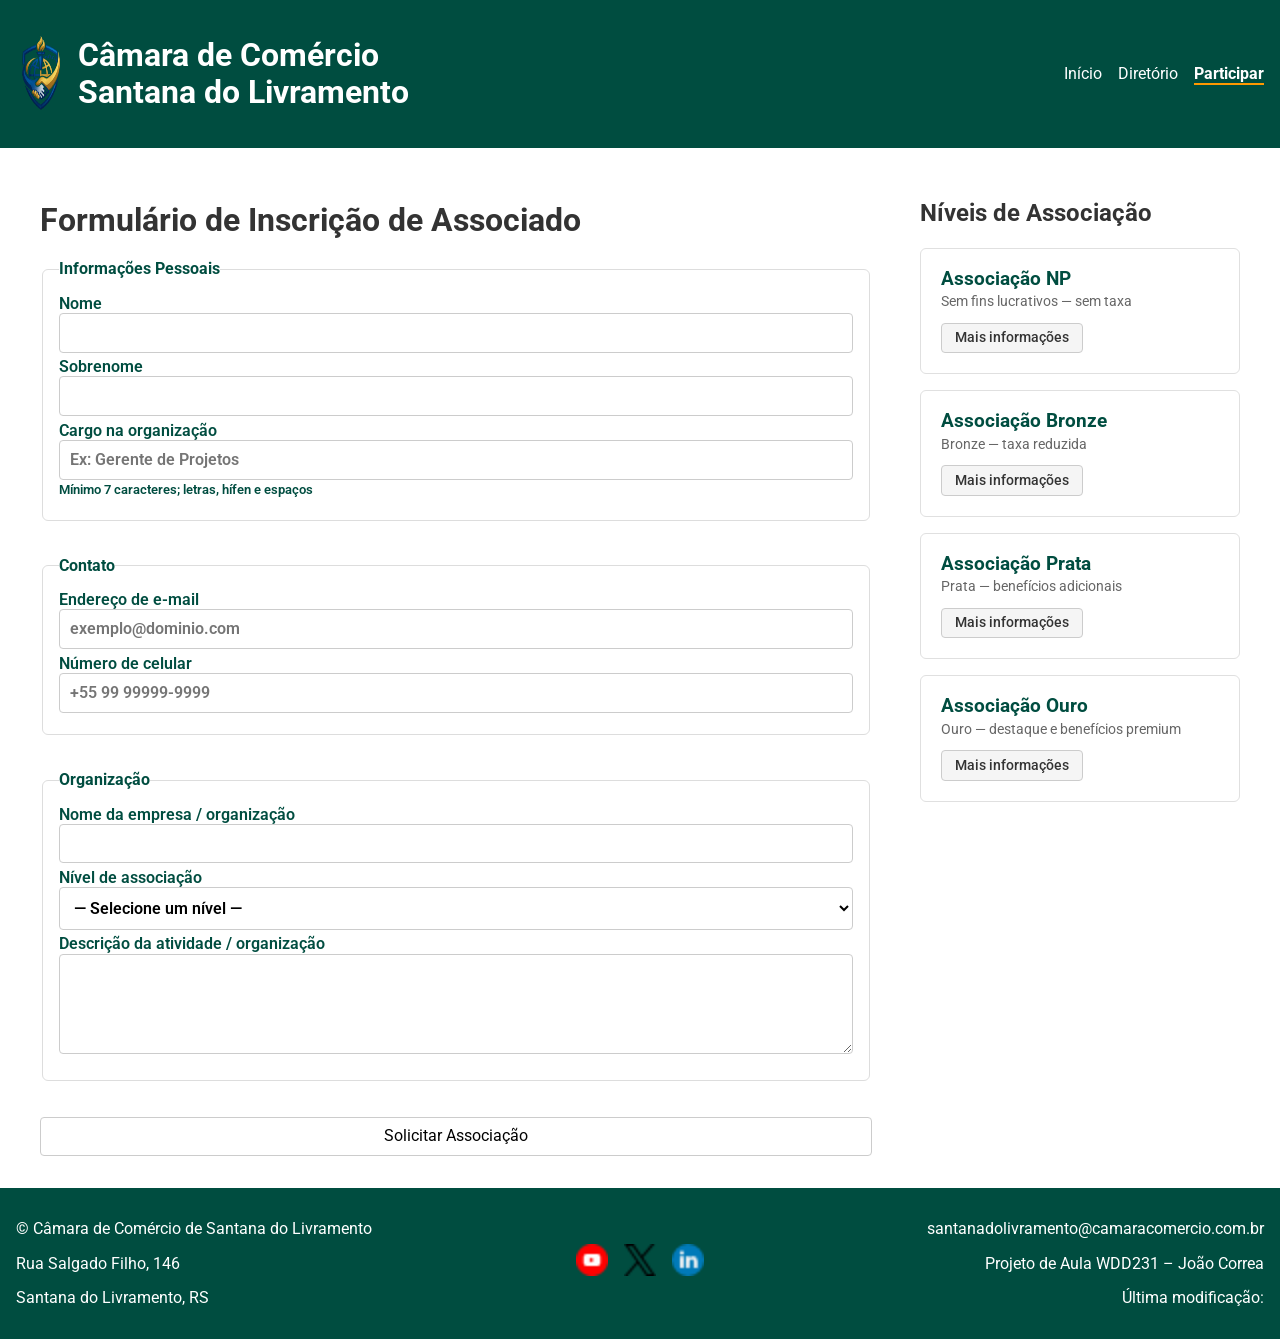
<file: camara/associacao.html>
<!DOCTYPE html>
<html lang="pt-BR">
<head>
  <meta charset="utf-8">
  <meta name="viewport" content="width=device-width, initial-scale=1">
  <title>Associação - Câmara de Comércio | Associe-se</title>

  <!-- SEO / Social -->
  <meta name="description" content="Associe-se à Câmara de Comércio e escolha entre os níveis NP, Bronze, Prata e Ouro. Benefícios exclusivos para sua organização. Solicite online.">
  <meta name="author" content="João Correa">
  <link rel="canonical" href="https://joaozinho86.github.io/wdd231/camara/associacao.html">

  <!-- Favicon -->
  <link rel="icon" href="imagens/favicon.ico" sizes="32x32" type="image/png">

  <!-- Open Graph -->
  <meta property="og:type" content="website">
  <meta property="og:site_name" content="Câmara de Comércio">
  <meta property="og:title" content="Associe-se à Câmara de Comércio — Níveis e Benefícios">
  <meta property="og:description" content="Conheça os níveis de associação NP, Bronze, Prata e Ouro, com benefícios exclusivos para sua empresa. Solicite sua associação online.">
  <meta property="og:image" content="https://joaozinho86.github.io/wdd231/camara/imagens/associacao-og.png">
  <meta property="og:url" content="https://joaozinho86.github.io/wdd231/camara/associacao.html">

  <!-- Twitter Card -->
  <meta name="twitter:card" content="summary_large_image">
  <meta name="twitter:title" content="Associe-se à Câmara de Comércio">
  <meta name="twitter:description" content="Níveis de associação e benefícios. Solicite sua associação online.">
  <meta name="twitter:image" content="https://joaozinho86.github.io/wdd231/camara/imagens/associacao-og.png">

  <!-- Theme -->
  <meta name="theme-color" content="#0a5a4a">

  <!-- CSS do site -->
  <link rel="stylesheet" href="estilos/normalize.css">
  <link rel="stylesheet" href="estilos/style.css">

  <!-- Google Fonts: preconnect + stylesheet -->
  <link rel="preconnect" href="https://fonts.googleapis.com">
  <link rel="preconnect" href="https://fonts.gstatic.com" crossorigin>
  <link href="https://fonts.googleapis.com/css2?family=Roboto:wght@400;500;700&display=swap" rel="stylesheet">

  <!-- Script externo (único) -->
  <script src="scripts/associacao.js" defer></script>
</head>
<body>
    <!-- Cabeçalho / navegação -->
  <header class="site-header">
    <div class="logo-area">
      <img src="imagens/camaracomercio.webp" alt="Logo Câmara de Comércio" width="80" height="80">
      <h1>Câmara de Comércio<br><span>Santana do Livramento</span></h1>
    </div>

    <!-- CORREÇÃO: Usando as classes "botao-menu-mobile" e "linha-menu" que o seu CSS espera -->
    <button id="hamburgerBtn" class="botao-menu-mobile" aria-label="Abrir menu" aria-expanded="false" aria-controls="navMenu">
      <span class="linha-menu"></span>
      <span class="linha-menu"></span>
      <span class="linha-menu"></span>
    </button>

    <nav id="navMenu" class="main-nav" aria-label="Menu principal">
      <ul class="menu">
        <li><a href="index.html">Início</a></li>
        <li><a href="diretorio.html">Diretório</a></li>
        <li><a href="associacao.html" class="active">Participar</a></li>
      </ul>
    </nav>
  </header>

  <!-- MAIN -->
  <main class="associacao-container" aria-labelledby="titulo-form">

    <!-- Coluna do formulário -->
    <section class="form-column" aria-labelledby="titulo-form">
      <h1 id="titulo-form">Formulário de Inscrição de Associado</h1>

      <form class="form-associacao" method="get" action="agradecimento.html" novalidate>
        <!-- Informações Pessoais -->
        <fieldset class="fieldset-section">
          <legend>Informações Pessoais</legend>

          <label class="field">
            <span class="label-text">Nome</span>
            <input
              type="text"
              name="nome"
              id="nome"
              title="Nome do candidato"
              autocomplete="given-name"
              required
            >
          </label>

          <label class="field">
            <span class="label-text">Sobrenome</span>
            <input
              type="text"
              name="sobrenome"
              id="sobrenome"
              title="Sobrenome do candidato"
              autocomplete="family-name"
              required
            >
          </label>

          <label class="field">
            <span class="label-text">Cargo na organização</span>
            <input
              type="text"
              name="cargo"
              id="cargo"
              title="Cargo na organização"
              autocomplete="organization-title"
              pattern="[A-Za-zÀ-ÿ\- ]{7,}"
              placeholder="Ex: Gerente de Projetos"
            >
            <small class="hint">Mínimo 7 caracteres; letras, hífen e espaços</small>
          </label>
        </fieldset>

        <!-- Contato -->
        <fieldset class="fieldset-section">
          <legend>Contato</legend>

          <label class="field">
            <span class="label-text">Endereço de e‑mail</span>
            <input
              type="email"
              name="email"
              id="email"
              title="Endereço de e-mail"
              autocomplete="email"
              placeholder="exemplo@dominio.com"
              required
            >
          </label>

          <label class="field">
            <span class="label-text">Número de celular</span>
            <input
              type="tel"
              name="celular"
              id="celular"
              title="Número de celular"
              autocomplete="tel"
              placeholder="+55 99 99999-9999"
              required
            >
          </label>
        </fieldset>

        <!-- Organização -->
        <fieldset class="fieldset-section">
          <legend>Organização</legend>

          <label class="field">
            <span class="label-text">Nome da empresa / organização</span>
            <input
              type="text"
              name="organizacao"
              id="organizacao"
              title="Nome da empresa ou organização"
              autocomplete="organization"
              required
            >
          </label>

          <label class="field">
            <span class="label-text">Nível de associação</span>
            <select name="nivel" id="nivel" title="Selecione o nível de associação" required>
              <option value="">— Selecione um nível —</option>
              <option value="np">Associação NP (np) — sem fins lucrativos</option>
              <option value="bronze">Associação Bronze (bronze)</option>
              <option value="silver">Associação Prata (silver)</option>
              <option value="gold">Associação Ouro (gold)</option>
            </select>
          </label>

          <label class="field">
            <span class="label-text">Descrição da atividade / organização</span>
            <textarea
              name="descricao"
              id="descricao"
              title="Descreva a atividade ou o negócio"
              rows="4"
            ></textarea>
          </label>
        </fieldset>

        <!-- Campo oculto com data/hora de carregamento -->
        <input type="hidden" name="registro" id="registro">

        <!-- Botão de envio -->
        <div class="form-actions">
          <input type="submit" value="Solicitar Associação" class="btn-submit">
        </div>
      </form>
    </section>

    <!-- Coluna dos níveis -->
    <aside class="coluna-cartoes" aria-labelledby="titulo-cartoes">
      <h2 id="titulo-cartoes">Níveis de Associação</h2>

      <ul class="lista-cartoes">
        <li class="cartao">
          <h3 class="cartao-titulo">Associação NP</h3>
          <p class="cartao-subtitulo">Sem fins lucrativos — sem taxa</p>
          <a class="cartao-link" href="#" data-modal="modal-np" role="button" aria-controls="modal-np" aria-expanded="false">Mais informações</a>
        </li>

        <li class="cartao">
          <h3 class="cartao-titulo">Associação Bronze</h3>
          <p class="cartao-subtitulo">Bronze — taxa reduzida</p>
          <a class="cartao-link" href="#" data-modal="modal-bronze" role="button" aria-controls="modal-bronze" aria-expanded="false">Mais informações</a>
        </li>

        <li class="cartao">
          <h3 class="cartao-titulo">Associação Prata</h3>
          <p class="cartao-subtitulo">Prata — benefícios adicionais</p>
          <a class="cartao-link" href="#" data-modal="modal-prata" role="button" aria-controls="modal-prata" aria-expanded="false">Mais informações</a>
        </li>

        <li class="cartao">
          <h3 class="cartao-titulo">Associação Ouro</h3>
          <p class="cartao-subtitulo">Ouro — destaque e benefícios premium</p>
          <a class="cartao-link" href="#" data-modal="modal-ouro" role="button" aria-controls="modal-ouro" aria-expanded="false">Mais informações</a>
        </li>
      </ul>
    </aside>
  </main>

  <!-- Modais (HTML <dialog>) para cada nível -->
  <dialog id="modal-np" class="modal" aria-labelledby="modal-np-title" aria-modal="true">
    <div class="modal-inner">
      <h3 id="modal-np-title">Associação NP</h3>
      <p>Benefícios:</p>
      <ul>
        <li>Participação em eventos comunitários</li>
        <li>Listagem no diretório com selo NP</li>
        <li>Acesso a treinamentos básicos</li>
      </ul>
      <p><strong>CUSTO:</strong> Gratuito</p>
      <div class="modal-actions">
        <button class="close-modal">Fechar</button>
        <a class="meu-link-solicitacao" href="associacao.html#titulo-form">Solicitar Associação</a>
      </div>
    </div>
  </dialog>

  <dialog id="modal-bronze" class="modal" aria-labelledby="modal-bronze-title" aria-modal="true">
    <div class="modal-inner">
      <h3 id="modal-bronze-title">Associação Bronze</h3>
      <p>Benefícios:</p>
      <ul>
        <li>Treinamentos básicos</li>
        <li>Descontos em eventos</li>
        <li>Listagem destacada no diretório</li>
      </ul>
      <p><strong>CUSTO:</strong> Valor anual reduzido</p>
      <div class="modal-actions">
        <button class="close-modal">Fechar</button>
        <a class="botao-primario" href="associacao.html#titulo-form">Solicitar Associação</a>
      </div>
    </div>
  </dialog>

  <dialog id="modal-prata" class="modal" aria-labelledby="modal-prata-title" aria-modal="true">
    <div class="modal-inner">
      <h3 id="modal-prata-title">Associação Prata</h3>
      <p>Benefícios:</p>
      <ul>
        <li>Publicidade em páginas internas</li>
        <li>Treinamentos avançados</li>
        <li>Descontos em eventos</li>
      </ul>
      <p><strong>CUSTO:</strong> Valor anual médio</p>
      <div class="modal-actions">
        <button class="close-modal">Fechar</button>
        <a class="botao-primario" href="associacao.html#titulo-form">Solicitar Associação</a>
      </div>
    </div>
  </dialog>

  <dialog id="modal-ouro" class="modal" aria-labelledby="modal-ouro-title" aria-modal="true">
    <div class="modal-inner">
      <button class="modal-close-topright close-modal" aria-label="Fechar modal">✕</button>

      <h3 id="modal-ouro-title">Associação Ouro</h3>
      <p>Benefícios:</p>
      <ul>
        <li>Destaque na página inicial</li>
        <li>Convites para eventos especiais</li>
        <li>Publicidade premium e prioridade em parcerias</li>
        <li>Descontos e brindes exclusivos</li>
      </ul>
      <p><strong>CUSTO:</strong> Valor anual premium</p>

      <div class="modal-actions">
        <button class="close-modal" type="button">Fechar</button>
      </div>
    </div>
  </dialog>

  <footer>
    <!-- CORREÇÃO 3: Usando as classes "rodape-esquerda", "rodape-social" e "rodape-direita" -->
    <div class="rodape-esquerda">
      <p>© <span id="year"></span> Câmara de Comércio de Santana do Livramento</p>
      <p>Rua Salgado Filho, 146</p>
      <p>Santana do Livramento, RS</p>
    </div>

    <div class="rodape-social">
      <a href="https://youtube.com" target="_blank">
        <img src="imagens/youtube.png" alt="YouTube" width="32" height="32">
      </a>
      <a href="https://x.com" target="_blank">
        <img src="imagens/twitter.png" alt="X" width="32" height="32">
      </a>
      <a href="https://linkedin.com" target="_blank">
        <img src="imagens/linkedin.png" alt="LinkedIn" width="32" height="32">
      </a>
    </div>

    <div class="rodape-direita">
      <p>santanadolivramento@camaracomercio.com.br</p>
      <p>Projeto de Aula WDD231 – João Correa</p>
      <p>Última modificação: <span id="lastModified"></span></p>
    </div>
  </footer>
</body>
</html>
</file>
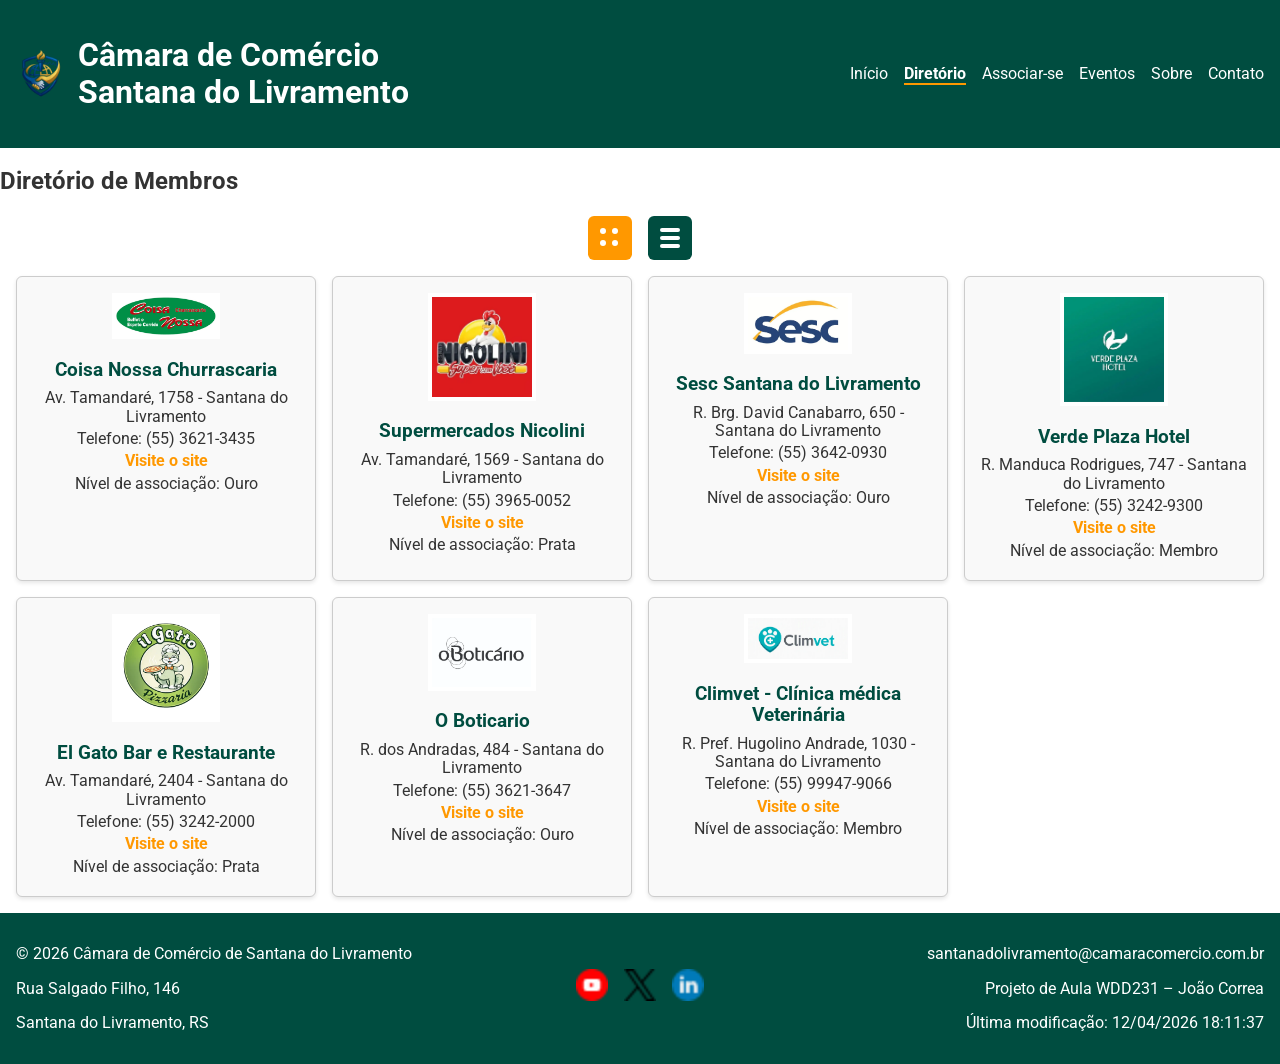
<file: camara/diretorio.html>
<!DOCTYPE html>
<html lang="pt-BR">
<head>
  <meta charset="UTF-8">
  <meta name="viewport" content="width=device-width, initial-scale=1.0">

  <title>Diretório de Membros - Câmara de Comércio de Santana do Livramento</title>
  <meta name="description" content="Diretório oficial dos membros da Câmara de Comércio de Santana do Livramento.">
  <meta name="author" content="João Correa - WDD 231">

  <link rel="icon" type="image/png" href="imagens/favicon.ico">

  <meta property="og:title" content="Diretório de Membros - Câmara de Comércio de Santana do Livramento">
  <meta property="og:description" content="Conheça os membros da Câmara de Comércio e conecte-se com empresas locais.">
  <meta property="og:image" content="https://joaozinho86.github.io/wdd231/camara/imagens/Livramento.png">
  <meta property="og:url" content="https://joaozinho86.github.io/wdd231/camara/diretorio.html">
  <meta property="og:type" content="website">

  <link rel="stylesheet" href="estilos/normalize.css">
  <link rel="stylesheet" href="estilos/style.css">

  <link rel="preconnect" href="https://fonts.googleapis.com">
  <link rel="preconnect" href="https://fonts.gstatic.com" crossorigin>
  <link href="https://fonts.googleapis.com/css2?family=Roboto:wght@400;700&display=swap" rel="stylesheet">
</head>
<body>
  <header class="site-header">
    <div class="logo-area">
      <img src="imagens/camaracomercio.webp" alt="Logo Câmara de Comércio">
      <h1>Câmara de Comércio<br><span>Santana do Livramento</span></h1>
    </div>

    <!-- CORREÇÃO: Botão hambúrguer usando as classes corretas do CSS -->
    <button id="hamburgerBtn" class="botao-menu-mobile" aria-label="Abrir menu" aria-expanded="false" aria-controls="navMenu">
      <span class="linha-menu"></span>
      <span class="linha-menu"></span>
      <span class="linha-menu"></span>
    </button>

    <nav id="navMenu" class="main-nav" aria-label="Menu principal">
      <ul class="menu">
        <li><a href="index.html">Início</a></li>
        <li><a href="diretorio.html" class="active">Diretório</a></li>
        <li><a href="associacao.html">Associar-se</a></li>
        <li><a href="eventos.html">Eventos</a></li>
        <li><a href="sobre.html">Sobre</a></li>
        <li><a href="contato.html">Contato</a></li>
      </ul>
    </nav>
  </header>

  <main>
    <h2>Diretório de Membros</h2>
    
    <!-- CORREÇÃO: Classes e estrutura dos ícones exatamente como o CSS espera -->
    <div class="opcoes-visualizacao">
      <button id="gridBtn" class="botao-alternar active" aria-label="Grade">
        <span class="icone-grade">
          <div></div><div></div>
          <div></div><div></div>
        </span>
      </button>
      <button id="listBtn" class="botao-alternar" aria-label="Lista">
        <span class="icone-lista">
          <div></div>
        </span>
      </button>
    </div>

    <section id="members" class="grid-view"></section>
  </main>

  <footer>
    <!-- CORREÇÃO 3: Usando as classes "rodape-esquerda", "rodape-social" e "rodape-direita" -->
    <div class="rodape-esquerda">
      <p>© <span id="year"></span> Câmara de Comércio de Santana do Livramento</p>
      <p>Rua Salgado Filho, 146</p>
      <p>Santana do Livramento, RS</p>
    </div>

    <div class="rodape-social">
      <a href="https://youtube.com" target="_blank">
        <img src="imagens/youtube.png" alt="YouTube" width="32" height="32">
      </a>
      <a href="https://x.com" target="_blank">
        <img src="imagens/twitter.png" alt="X" width="32" height="32">
      </a>
      <a href="https://linkedin.com" target="_blank">
        <img src="imagens/linkedin.png" alt="LinkedIn" width="32" height="32">
      </a>
    </div>

    <div class="rodape-direita">
      <p>santanadolivramento@camaracomercio.com.br</p>
      <p>Projeto de Aula WDD231 – João Correa</p>
      <p>Última modificação: <span id="lastModified"></span></p>
    </div>
  </footer>

  <script src="scripts/script.js"></script>
</body>
</html>
</file>
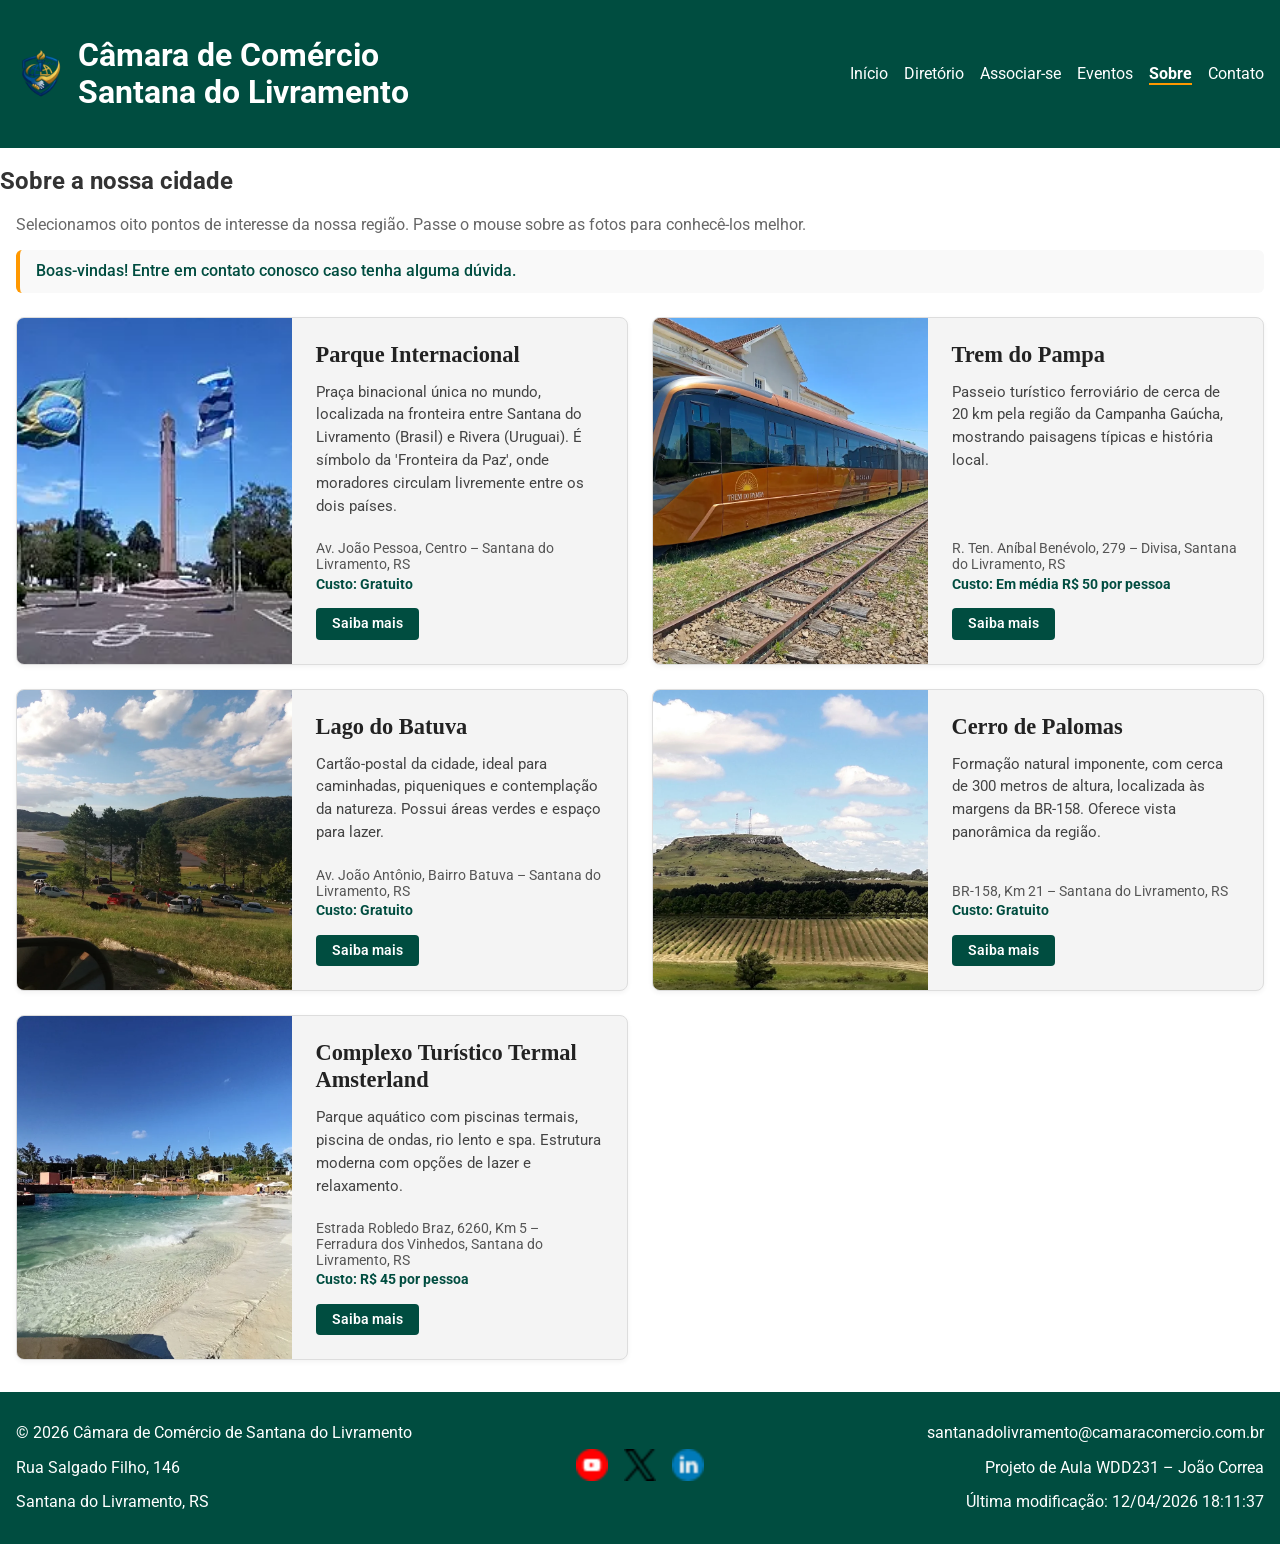
<file: camara/sobre.html>
<!DOCTYPE html>
<html lang="pt-BR">
<head>
  <meta charset="UTF-8">
  <meta name="viewport" content="width=device-width, initial-scale=1.0">

  <title>Sobre - Câmara de Comércio de Santana do Livramento</title>
  <meta name="description" content="Conheça os oito pontos de interesse da nossa cidade: restaurantes, hotéis, clínicas e comércios parceiros da Câmara de Comércio.">
  <meta name="author" content="João Correa - WDD 231">

  <link rel="icon" type="image/png" href="imagens/favicon.ico">

  <!-- ==================== OPEN GRAPH ==================== -->
  <meta property="og:title" content="Sobre - Câmara de Comércio de Santana do Livramento">
  <meta property="og:description" content="Conheça os oito pontos de interesse da nossa cidade e saiba mais sobre empresas, serviços e parceiros locais.">
  <meta property="og:image" content="https://joaozinho86.github.io/wdd231/camara/imagens/Livramento.png">
  <meta property="og:image:width" content="1200">
  <meta property="og:image:height" content="630">
  <meta property="og:image:alt" content="Vista panorâmica de Santana do Livramento">
  <meta property="og:url" content="https://joaozinho86.github.io/wdd231/camara/sobre.html">
  <meta property="og:type" content="website">
  <meta property="og:locale" content="pt_BR">
  <meta property="og:site_name" content="Câmara de Comércio de Santana do Livramento">

  <!-- ==================== TWITTER CARD ==================== -->
  <meta name="twitter:card" content="summary_large_image">
  <meta name="twitter:title" content="Sobre - Câmara de Comércio de Santana do Livramento">
  <meta name="twitter:description" content="Conheça os oito pontos de interesse da nossa cidade e saiba mais sobre empresas, serviços e parceiros locais.">
  <meta name="twitter:image" content="https://joaozinho86.github.io/wdd231/camara/imagens/Livramento.png">

  <!-- ==================== ESTILOS ==================== -->
  <link rel="stylesheet" type="text/css" href="estilos/normalize.css">
  <link rel="stylesheet" type="text/css" href="estilos/style.css">
  <link rel="stylesheet" type="text/css" href="https://fonts.googleapis.com/css2?family=Roboto:wght@400;700&display=swap">

  <link rel="preconnect" href="https://fonts.googleapis.com">
  <link rel="preconnect" href="https://fonts.gstatic.com" crossorigin>

  <!-- Script com type="module" -->
  <script type="module" src="scripts/sobre.js"></script>
</head>
<body>
  <header class="site-header">
    <div class="logo-area">
      <img src="imagens/camaracomercio.webp" alt="Logo Câmara de Comércio">
      <h1>Câmara de Comércio<br><span>Santana do Livramento</span></h1>
    </div>

    <button id="hamburgerBtn" class="botao-menu-mobile" aria-label="Abrir menu" aria-expanded="false" aria-controls="navMenu">
      <span class="linha-menu"></span>
      <span class="linha-menu"></span>
      <span class="linha-menu"></span>
    </button>

    <nav id="navMenu" class="main-nav" aria-label="Menu principal">
      <ul class="menu">
        <li><a href="index.html">Início</a></li>
        <li><a href="diretorio.html">Diretório</a></li>
        <li><a href="associacao.html">Associar-se</a></li>
        <li><a href="eventos.html">Eventos</a></li>
        <li><a href="sobre.html" class="active" aria-current="page">Sobre</a></li>
        <li><a href="contato.html">Contato</a></li>
      </ul>
    </nav>
  </header>

  <main>
    <h2>Sobre a nossa cidade</h2>
    <p class="subtitulo-sobre">
      Selecionamos oito pontos de interesse da nossa região. Passe o mouse sobre as fotos para conhecê-los melhor.
    </p>

    <!-- Mensagem personalizada -->
    <p class="mensagem-visita" id="mensagem-visita" role="status" aria-live="polite"></p>

    <!-- Os 8 cartões serão inseridos aqui pelo JavaScript -->
    <section id="galeria-interesses" class="galeria-interesses" aria-label="Pontos de interesse da cidade"></section>
  </main>

  <footer>
    <div class="rodape-esquerda">
      <p>© <span id="year"></span> Câmara de Comércio de Santana do Livramento</p>
      <p>Rua Salgado Filho, 146</p>
      <p>Santana do Livramento, RS</p>
    </div>

    <div class="rodape-social">
      <a href="https://youtube.com" target="_blank" rel="noopener">
        <img src="imagens/youtube.png" alt="YouTube" width="32" height="32">
      </a>
      <a href="https://x.com" target="_blank" rel="noopener">
        <img src="imagens/twitter.png" alt="X" width="32" height="32">
      </a>
      <a href="https://linkedin.com" target="_blank" rel="noopener">
        <img src="imagens/linkedin.png" alt="LinkedIn" width="32" height="32">
      </a>
    </div>

    <div class="rodape-direita">
      <p>santanadolivramento@camaracomercio.com.br</p>
      <p>Projeto de Aula WDD231 – João Correa</p>
      <p>Última modificação: <span id="lastModified"></span></p>
    </div>
  </footer>

    <dialog id="modalInteresse" class="modal" aria-labelledby="modalTitulo">
    <div class="modal-inner">
      <p id="modalTitulo" class="modal-titulo"></p>
      <p id="modalTexto"></p>
      <button type="button" class="botao-fechar-modal" id="fecharModal">Fechar</button>
    </div>
  </dialog>

  <script type="module" src="scripts/sobre.js"></script>
</body>
</html>
</file>
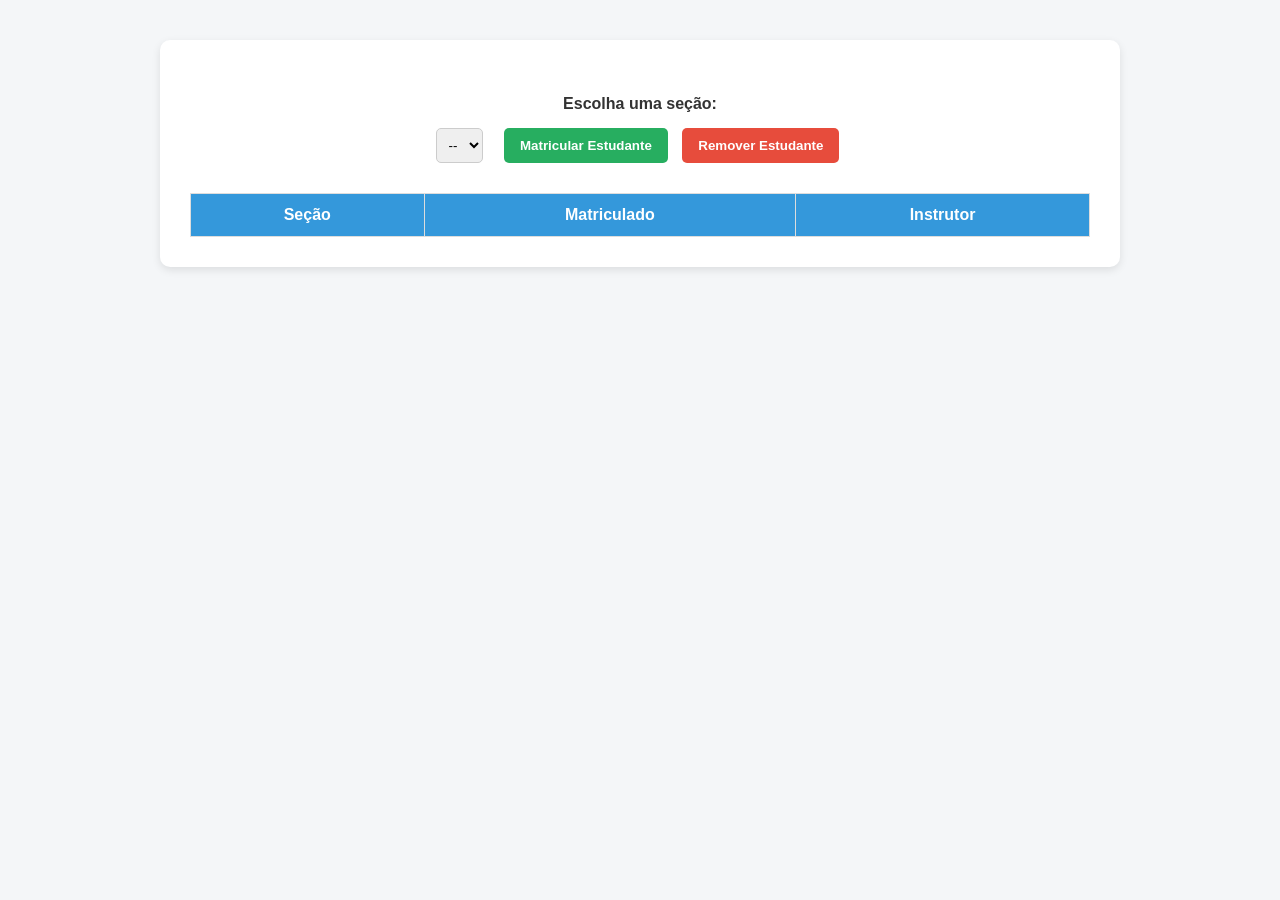
<file: semana03/modulos.html>
<!DOCTYPE html>
<html lang="pt-br">

<head>
  <meta charset="UTF-8">
  <meta name="viewport" content="width=device-width, initial-scale=1.0">
  <title>Módulos: Curso e Seções</title>
  <link rel="stylesheet" href="estilos/modulos.css">
  <script type="module" src="scripts/modulos.mjs"></script>
</head>

<body>
  <main>
    <h1 id="nomeCurso"></h1>
    <h2 id="codigoCurso"></h2>

    <div id="matricula">
      <p>Escolha uma seção:</p>
      <select id="numeroSecao">
        <option value="0" disabled selected>--</option>
      </select>
      <button id="matricularEstudante">Matricular Estudante</button>
      <button id="removerEstudante">Remover Estudante</button>
    </div>

    <table>
      <thead>
        <tr>
          <th>Seção</th>
          <th>Matriculado</th>
          <th>Instrutor</th>
        </tr>
      </thead>
      <tbody id="secoes"></tbody>
    </table>
  </main>
</body>

</html>
</file>
<file: estilos/styles.css>
/* Reset e base */
*, *::before, *::after {
  box-sizing: border-box;
  margin: 0;
  padding: 0;
}

body {
  font-family: 'Segoe UI', 'Roboto', sans-serif;
  color: #1A1F25;
  background: #FFFFFF;
  line-height: 1.6;
}
/* Navegação com Flexbox */
header {
  display: flex;
  justify-content: space-between;
  align-items: center;
  background: #0000FF;
  padding: 1rem;
  color: #FFFFFF;
  position: relative; /* CRUCIAL para o menu funcionar */
  z-index: 1000;
}

nav ul {
  display: flex;
  gap: 1.5rem;
  list-style: none;
}

nav a {
  color: #FFFFFF;
  text-decoration: none;
  padding: 0.5rem;
  border-radius: 4px;
  transition: background 0.3s;
}

nav a:hover, nav a.active {
  background: rgba(255,255,255,0.2);
}

nav a[aria-current="page"] {
  border-bottom: 3px solid #2E7D32;
  font-weight: bold;
}

/* Hamburger para mobile */
.hamburger {
  display: none;
  background: none;
  border: none;
  color: #FFFFFF;
  font-size: 2rem;
  cursor: pointer;
}

@media (max-width: 768px) {
  .hamburger {
    display: block;
  }
  
  nav ul {
    display: none; /* Esconde o menu */
    flex-direction: column;
    position: absolute;
    top: 100%; /* Cola embaixo do cabeçalho */
    left: 0;
    width: 100%;
    background: #0000FF;
    padding: 1rem;
    z-index: 9999;
    box-shadow: 0 4px 6px rgba(0,0,0,0.3);
  }
  
  nav ul.aberto {
    display: flex !important; /* Força a abertura */
  }
}

/* Grid para números */
.grid-numeros {
  display: grid;
  grid-template-columns: repeat(auto-fit, minmax(200px, 1fr));
  gap: 1.5rem;
  padding: 2rem;
}

/* Grid para cards de aerogeradores */
#lista-aerogeradores {
  display: grid;
  grid-template-columns: repeat(auto-fit, minmax(300px, 1fr));
  gap: 1.5rem;
  padding: 1rem;
}

.card-aerogerador {
  background: #F4F7F9;
  border-left: 4px solid #2E7D32;
  padding: 1.5rem;
  border-radius: 8px;
  box-shadow: 0 2px 8px rgba(0,0,0,0.1);
}

/* Contêiner principal */
main {
  max-width: 1200px;
  margin: 0 auto;
  padding: 1rem;
  overflow-x: hidden;
}

/* Modal */
dialog {
  border: none;
  border-radius: 12px;
  padding: 2rem;
  max-width: 90vw;
  width: 500px;
  box-shadow: 0 8px 32px rgba(0,0,0,0.3);
}

dialog::backdrop {
  background: rgba(0,0,0,0.5);
}

/* Botões */
.btn-primario {
  display: inline-block;
  background: #0000FF;
  color: #FFFFFF;
  padding: 0.75rem 1.5rem;
  border-radius: 8px;
  text-decoration: none;
  font-weight: 600;
  transition: background 0.3s;
}

.btn-primario:hover {
  background: #0000CC;
}

/* Rodapé */
footer {
  background: #1A1F25;
  color: #FFFFFF;
  text-align: center;
  padding: 1.5rem;
  margin-top: 2rem;
}

footer a {
  color: #2E7D32;
}

/* Layout da Página de Contato (Duas Colunas) */
.contato-container {
    display: flex;
    gap: 2rem;
    align-items: stretch; /* Faz as duas colunas terem a mesma altura */
    margin-top: 2rem;
}

.imagem-coluna {
    flex: 1; /* Ocupa metade do espaço */
    display: flex;
    flex-direction: column;
}

.imagem-coluna img {
    width: 100%;
    height: 100%; /* Preenche toda a altura da coluna */
    object-fit: cover; /* Corta a imagem se necessário para caber sem distorcer */
    border-radius: 8px;
    box-shadow: 0 4px 12px rgba(0,0,0,0.1);
}

.formulario-coluna {
    flex: 1; /* Ocupa a outra metade do espaço */
    background: #F4F7F9;
    padding: 2rem;
    border-radius: 8px;
    box-shadow: 0 4px 12px rgba(0,0,0,0.1);
}

.formulario-coluna h1 {
    color: #0000FF;
    margin-bottom: 0.5rem;
    font-size: 1.8rem;
}

.formulario-coluna p {
    margin-bottom: 1.5rem;
    color: #555;
}

/* Estilos do Formulário */
.formulario-coluna form {
    display: flex;
    flex-direction: column;
    gap: 1rem;
}

.formulario-coluna label {
    font-weight: 600;
    margin-bottom: -0.5rem; /* Aproxima o rótulo do campo */
    color: #1A1F25;
}

.formulario-coluna input,
.formulario-coluna select,
.formulario-coluna textarea {
    padding: 0.75rem;
    border: 1px solid #ccc;
    border-radius: 6px;
    font-family: inherit;
    font-size: 1rem;
    width: 100%;
    background-color: #FFFFFF;
}

.formulario-coluna input:focus,
.formulario-coluna select:focus,
.formulario-coluna textarea:focus {
    outline: none;
    border-color: #0000FF;
    box-shadow: 0 0 0 2px rgba(0,0,255,0.2);
}

.formulario-coluna button {
    margin-top: 0.5rem;
    padding: 1rem;
    font-size: 1.1rem;
    cursor: pointer;
}

/* Responsividade para Celulares (Empilhar as colunas) */
@media (max-width: 768px) {
    .contato-container {
        flex-direction: column; /* Muda de lado a lado para cima/baixo */
    }
    
    .imagem-coluna img {
        height: 300px; /* Altura fixa para a imagem no celular */
    }
}
</file>
<file: camara/estilos/style.css>
:root {
  --primary: #004d40;
  --secondary: #f9f9f9;
  --accent: #ff9800;
  --text: #333;

  --max-width: 1200px;
  --aside-width: 320px;
  --panel: #ffffff;
  --radius: 6px;
  --shadow: 0 2px 4px rgba(0,0,0,.1);
  --muted: #666;
}

body {
  font-family: 'Roboto', Arial, sans-serif;
  margin: 0;
  color: var(--text);
}

/* Cabeçalho */
.site-header {
  background: var(--primary);
  color: #fff;
  display: flex;
  justify-content: space-between;
  align-items: center;
  padding: 1rem;
  position: relative !important;
}

.logo-area {
  display: flex;
  align-items: center;
  gap: 0.75rem;
}

.logo-area img { width: 50px; }

.menu {
  list-style: none;
  display: flex;
  gap: 1rem;
}

.menu a {
  color: #fff;
  text-decoration: none;
}

.menu a.active {
  font-weight: bold;
  border-bottom: 2px solid var(--accent);
}

/* --- BOTÃO HAMBÚRGUER --- */
.botao-menu-mobile {
  display: none;
  flex-direction: column;
  justify-content: space-between;
  width: 30px;
  height: 20px;
  background: transparent !important;
  border: none !important;
  cursor: pointer;
  padding: 0;
  z-index: 999;
}

.botao-menu-mobile .linha-menu {
  display: block !important;
  visibility: visible !important;
  width: 100%;
  height: 3px;
  background-color: #ffffff !important;
  border-radius: 3px;
  content: "";
}

@media (max-width: 768px) {
  .botao-menu-mobile {
    display: flex !important;
  }

  #navMenu {
    display: none; 
    position: absolute !important;
    top: 100% !important;
    left: 0 !important;
    width: 100% !important;
    background-color: var(--primary) !important;
    padding: 1.5rem 0 !important;
    box-shadow: 0 4px 10px rgba(0,0,0,0.15) !important;
    z-index: 9999 !important;
    margin: 0 !important;
  }

  #navMenu.show {
    display: flex !important;
  }

  .main-nav .menu {
    flex-direction: column !important;
    width: 100% !important;
    align-items: center !important;
    gap: 1.25rem !important;
    margin: 0 !important;
    padding: 0 !important;
  }

  .main-nav .menu li {
    width: 100% !important;
    text-align: center !important;
    list-style: none !important;
  }

  .main-nav .menu a {
    display: block !important;
    padding: 0.5rem 0 !important;
    color: #ffffff !important;
    text-decoration: none !important;
    font-size: 1.1rem !important;
  }
}

/* Diretório */
#members.grid-view {
  display: grid;
  grid-template-columns: repeat(auto-fit, minmax(250px, 1fr));
  gap: 1rem;
  margin: 1rem;
}

#members.list-view {
  display: flex;
  flex-direction: column;
  gap: 0.5rem;
}

#members.list-view .item-do-membro {
  display: grid;
  grid-template-columns: 2fr 3fr 2fr 2fr;
  align-items: center;
  text-align: left;
  padding: 0.5rem 1rem;
  background: var(--secondary);
  border: 1px solid #ccc;
  border-radius: var(--radius);
  box-shadow: none;
}

#members.list-view .item-do-membro img { display: none; }

#members.list-view .item-do-membro h3 {
  margin: 0;
  color: var(--primary);
}

#members.list-view .item-do-membro p,
#members.list-view .item-do-membro a { margin: 0; }

/* Container dos botões */
.opcoes-visualizacao {
  width: 100%;
  display: flex;
  justify-content: center;
  align-items: center;
  gap: 1rem;
  margin: 1rem 0;
}

/* Botões de alternância */
.botao-alternar {
  background: var(--primary);
  border: none;
  padding: 0.75rem;
  border-radius: var(--radius);
  cursor: pointer;
  display: flex;
  align-items: center;
  justify-content: center;
}
.botao-alternar:hover,
.botao-alternar.active { background: var(--accent); }

/* Ícones */
.icone-grade {
  width: 20px;
  height: 20px;
  display: grid;
  grid-template-columns: repeat(2, 1fr);
  grid-template-rows: repeat(2, 1fr);
  gap: 4px;
}
.icone-grade div {
  width: 6px;
  height: 6px;
  background: #fff;
  border-radius: 50%;
}
.icone-lista {
  width: 20px;
  height: 20px;
  display: flex;
  flex-direction: column;
  justify-content: space-between;
}
.icone-lista::before,
.icone-lista::after,
.icone-lista div {
  content: "";
  display: block;
  height: 4px;
  background: #fff;
  border-radius: 2px;
}

.item-do-membro {
  border: 1px solid #ccc;
  padding: 1rem;
  background: var(--secondary);
  border-radius: var(--radius);
  text-align: center;
  box-shadow: var(--shadow);
}
.item-do-membro img {
  width: 100px;
  height: auto;
  object-fit: contain;
  margin-bottom: 0.5rem;
  background: #fff;
  padding: 4px;
}
.item-do-membro h3 { margin: 0.5rem 0; color: var(--primary); }
.item-do-membro p { margin: 0.25rem 0; }
.item-do-membro a {
  color: var(--accent);
  text-decoration: none;
  font-weight: bold;
}
.item-do-membro a:hover { text-decoration: underline; }

/* Rodapé */
footer {
  background: var(--primary);
  color: #fff;
  text-align: center;
  padding: 1rem;
  display: grid;
  grid-template-columns: 1fr auto 1fr;
  align-items: center;
  gap: 1rem;
}
.rodape-esquerda { text-align: left; }
.rodape-direita { text-align: right; }
.rodape-social {
  display: flex;
  gap: 1rem;
  justify-content: center;
}
.rodape-social a {
  color: #fff;
  font-size: 1.5rem;
  text-decoration: none;
}

/* Seções adicionais */
.inicio {
  display: grid;
  grid-template-columns: repeat(3, 1fr);
  gap: 1rem;
  margin: 2rem 0;
}
.caixa-info {
  background: var(--secondary);
  padding: 1rem;
  border-radius: var(--radius);
  box-shadow: var(--shadow);
}
@media (max-width: 768px) {
  .inicio { grid-template-columns: 1fr; }
}
.destaque {
  background: url("../imagens/Livramento.webp") center/cover no-repeat;
  min-height: 400px;
  display: flex;
  justify-content: flex-end;
  align-items: center;
  padding: 2rem;
  color: #fff;
}
.destaque-conteudo {
  background: rgba(0,0,0,0.5);
  padding: 2rem;
  border-radius: var(--radius);
  max-width: 400px;
  text-align: left;
}
.destaque button {
  background: var(--accent);
  color: #fff;
  border: none;
  padding: 0.75rem 1.5rem;
  font-size: 1rem;
  border-radius: var(--radius);
  cursor: pointer;
}
.destaque button:hover { background: #e68900; }

/* --- PÁGINA ASSOCIAÇÃO --- */
.associacao-container {
  width: min(96%, var(--max-width));
  margin: 2rem auto;
  display: grid;
  grid-template-columns: 1fr var(--aside-width);
  gap: 3rem;
  align-items: start;
}

@media (max-width: 880px) {
  .associacao-container { grid-template-columns: 1fr; }
  .coluna-formulario { order: 1; }
  .coluna-cartoes { order: 2; margin-top: 1rem; }
}

.coluna-formulario {
  background: var(--panel);
  padding: 1.5rem;
  border-radius: var(--radius);
  box-shadow: var(--shadow);
}
.form-associacao fieldset {
  border: 1px solid #ddd;
  border-radius: var(--radius);
  padding: 1rem;
  margin-bottom: 1rem;
}
.form-associacao legend { font-weight: 700; color: var(--primary); }
.form-associacao label {
  display: block;
  font-weight: 600;
  color: var(--primary);
  margin-bottom: 0.35rem;
}

.form-associacao {
  width: 100%;
  margin: 0;     
  display: flex;
  flex-direction: column;
  gap: 1.25rem; 
}

.form-associacao input,
.form-associacao select,
.form-associacao textarea {
  width: 100%;
  box-sizing: border-box;
  padding: 0.6rem;
  border: 1px solid #ccc;
  border-radius: 4px;
  font: inherit;
  background: #fff;
}
.form-associacao textarea { min-height: 100px; resize: vertical; }
.acoes-formulario { margin-top: 1rem; }

.botao-enviar {
  display: inline-block !important;
  visibility: visible !important;
  width: auto !important;
  background-color: var(--accent) !important;
  color: #ffffff !important;
  border: none !important;
  padding: 0.75rem 1.75rem !important;
  font-size: 1rem;
  font-weight: 700;
  border-radius: var(--radius);
  cursor: pointer;
  transition: background 0.2s;
}

.botao-enviar:hover {
  background-color: #e68900 !important;
}

/* --- COLUNA LATERAL DE NÍVEIS --- */
.lista-cartoes {
  list-style: none;
  padding: 0;
  margin: 0;
  display: flex;
  flex-direction: column;
  gap: 1rem;
}

.cartao {
  background: #ffffff;
  border: 1px solid #e0e0e0;
  border-radius: var(--radius);
  padding: 1.25rem;
}

.cartao-titulo {
  margin: 0 0 0.25rem 0;
  color: var(--primary);
}

.cartao-subtitulo {
  margin: 0 0 0.75rem 0;
  color: var(--muted);
  font-size: 0.9rem;
}

.cartao-corpo {
  padding: 0.5rem 0;
  color: var(--text);
  font-size: 0.9rem;
}

.cartao-link {
  display: inline-block;
  background-color: #f5f5f5;
  color: #333;
  border: 1px solid #ccc;
  padding: 0.4rem 0.8rem;
  border-radius: 4px;
  text-decoration: none;
  font-size: 0.85rem;
  font-weight: 500;
}

.cartao-link:hover {
  background-color: #e0e0e0;
}

.botao-primario {
  display: inline-block;
  background-color: var(--primary);
  color: #fff;
  border: none;
  padding: 0.6rem 1.2rem;
  border-radius: var(--radius);
  text-decoration: none;
  font-size: 0.9rem;
  font-weight: 600;
  cursor: pointer;
  transition: background 0.2s;
}

.botao-primario:hover {
  background-color: var(--accent);
}

/* Modais nativos */
dialog.modal {
  border: none;
  border-radius: var(--radius);
  padding: 0;
}
.modal-inner {
  padding: 2rem;
  background: #fff;
}
.botao-fechar-modal {
  background: #ccc;
  border: none;
  padding: 0.5rem 1rem;
  cursor: pointer;
  margin-top: 1rem;
  border-radius: 4px;
}

/* ==========================================================================
   Página Sobre — Galeria de interesses
   Todas as regras são escopadas em .cartao-interesse ou #modalInteresse
   para não conflitar com as regras existentes do diretório/modal.
   ========================================================================== */

.subtitulo-sobre {
  padding: 0 1rem;
  color: #666;
  font-size: 1rem;
  margin-bottom: 1rem;
}

.mensagem-visita {
  background: #f9f9f9;
  border-left: 4px solid #ff9800;
  padding: 0.75rem 1rem;
  border-radius: 6px;
  margin: 0 1rem 1.5rem 1rem;
  font-weight: 500;
  color: #004d40;
}

/* ---- Galeria: áreas de grade nomeadas ---- */
.galeria-interesses {
  display: grid;
  gap: 1.5rem;
  padding: 0 1rem 2rem 1rem;
}

@media (max-width: 640px) {
  .galeria-interesses {
    grid-template-columns: 1fr;
    grid-template-areas: "c1" "c2" "c3" "c4" "c5";
  }
}

@media (min-width: 641px) and (max-width: 1024px) {
  .galeria-interesses {
    grid-template-columns: 1fr 1fr;
    grid-template-areas: "c1 c2" "c3 c4" "c5 .";
  }
}

@media (min-width: 1025px) {
  .galeria-interesses {
    grid-template-columns: 1fr 1fr;
    grid-template-areas: "c1 c2" "c3 c4" "c5 .";
  }
}

.cartao-interesse:nth-child(1) { grid-area: c1; }
.cartao-interesse:nth-child(2) { grid-area: c2; }
.cartao-interesse:nth-child(3) { grid-area: c3; }
.cartao-interesse:nth-child(4) { grid-area: c4; }
.cartao-interesse:nth-child(5) { grid-area: c5; }

/* ---- Cartão da página Sobre (escopado em .cartao-interesse) ---- */
.cartao-interesse {
  display: flex;
  flex-direction: row;
  background: #f4f4f4;
  border: 1px solid #ddd;
  border-radius: 8px;
  overflow: hidden;
  box-shadow: 0 2px 5px rgba(0, 0, 0, 0.05);
}

.cartao-interesse .cartao-figura {
  flex: 0 0 45%;
  margin: 0;
  display: flex;
}

.cartao-interesse .cartao-figura img {
  width: 100%;
  height: 100%;
  object-fit: cover;
  display: block;
}

.cartao-interesse .cartao-corpo {
  flex: 1;
  padding: 1.5rem;
  display: flex;
  flex-direction: column;
  text-align: left;
}

.cartao-interesse .cartao-titulo {
  font-family: Georgia, 'Times New Roman', serif;
  font-size: 1.4rem;
  color: #222;
  margin: 0 0 0.75rem 0;
  line-height: 1.2;
}

.cartao-interesse .cartao-descricao {
  font-size: 0.95rem;
  color: #444;
  line-height: 1.5;
  margin: 0 0 auto 0;
}

.cartao-interesse .cartao-endereco {
  font-style: normal;
  font-size: 0.85rem;
  color: #555;
  margin-top: 1.5rem;
  margin-bottom: 0.25rem;
}

.cartao-interesse .cartao-custo {
  font-size: 0.85rem;
  font-weight: bold;
  color: #004d40;
  margin: 0;
}

.cartao-interesse .botao-saiba-mais {
  align-self: flex-start;
  background: #004d40;
  color: #fff;
  border: none;
  padding: 0.5rem 1rem;
  border-radius: 4px;
  font-size: 0.85rem;
  font-weight: 600;
  cursor: pointer;
  margin-top: 1rem;
  transition: background 0.2s;
}

.cartao-interesse .botao-saiba-mais:hover,
.cartao-interesse .botao-saiba-mais:focus {
  background: #ff9800;
  color: #000;
}

@media (max-width: 640px) {
  .cartao-interesse { flex-direction: column; }
  .cartao-interesse .cartao-figura { flex: 0 0 200px; }
}

@media (min-width: 641px) {
  .cartao-interesse .cartao-figura img {
    transition: transform 0.4s ease, filter 0.4s ease;
  }
  .cartao-interesse .cartao-figura img:hover {
    transform: scale(1.05);
    filter: brightness(1.1);
  }
}

/* ---- Modal da página Sobre (escopado em #modalInteresse) ---- */
#modalInteresse {
  background: #ffffff;
  color: #333;
  border: none;
  border-radius: 8px;
  padding: 0;
  max-width: 90vw;
}

#modalInteresse::backdrop {
  background: rgba(0, 0, 0, 0.6);
}

#modalInteresse .modal-inner {
  padding: 2rem;
  background: #ffffff;
  color: #333;
  max-width: 500px;
}

#modalInteresse .modal-titulo,
#modalInteresse h2 {
  color: #004d40;
  font-family: Georgia, 'Times New Roman', serif;
  font-size: 1.4rem;
  font-weight: bold;
  margin: 0 0 1rem 0;
}

#modalInteresse #fecharModal {
  background: #ccc;
  color: #000;
  border: none;
  padding: 0.5rem 1rem;
  cursor: pointer;
  margin-top: 1rem;
  border-radius: 4px;
}

#modalInteresse #fecharModal:hover {
  background: #b3b3b3;
}
</file>
<file: estilos/profetas.css>
body {
  font-family: Arial, sans-serif;
  margin: 0;
  padding: 0;
}

header, footer {
  background-color: #eee;
  text-align: center;
  padding: 1rem;
}

#cartoes {
  display: grid;
  grid-template-columns: repeat(auto-fit, minmax(300px, 1fr));
  gap: 1rem;
  padding: 1rem;
}

section {
  border: 1px solid #ccc;
  padding: 1rem;
  text-align: center;
}

img {
  max-width: 100%;
  height: auto;
}
</file>
<file: semana03/estilos/modulos.css>
/* estilos/modulos.css */

/* Reset básico */
body, h1, h2, p, select, button, table {
  margin: 0;
  padding: 0;
  font-family: "Segoe UI", Arial, sans-serif;
}

/* Layout principal */
body {
  background-color: #f4f6f8;
  color: #333;
}

main {
  max-width: 900px;
  margin: 40px auto;
  padding: 30px;
  background: #fff;
  border-radius: 10px;
  box-shadow: 0 3px 8px rgba(0,0,0,0.1);
}

/* Títulos */
h1 {
  font-size: 2.2rem;
  color: #2c3e50;
  text-align: center;
  margin-bottom: 5px;
}

h2 {
  font-size: 1.3rem;
  color: #555;
  text-align: center;
  margin-bottom: 25px;
}

/* Área de matrícula */
#matricula {
  margin-bottom: 25px;
  text-align: center;
}

#matricula p {
  margin-bottom: 10px;
  font-weight: bold;
}

select {
  padding: 8px;
  margin-right: 12px;
  border: 1px solid #ccc;
  border-radius: 5px;
}

/* Botões */
button {
  padding: 10px 16px;
  margin: 5px;
  border: none;
  border-radius: 5px;
  cursor: pointer;
  font-weight: bold;
  transition: background-color 0.3s ease;
}

#matricularEstudante {
  background-color: #27ae60;
  color: #fff;
}

#matricularEstudante:hover {
  background-color: #1e8449;
}

#removerEstudante {
  background-color: #e74c3c;
  color: #fff;
}

#removerEstudante:hover {
  background-color: #c0392b;
}

/* Tabela */
table {
  width: 100%;
  border-collapse: collapse;
  margin-top: 20px;
}

thead {
  background-color: #3498db;
  color: #fff;
}

th, td {
  padding: 12px;
  text-align: center;
  border: 1px solid #ddd;
}

tbody tr:nth-child(even) {
  background-color: #f9f9f9;
}

tbody tr:hover {
  background-color: #ecf0f1;
}
</file>
